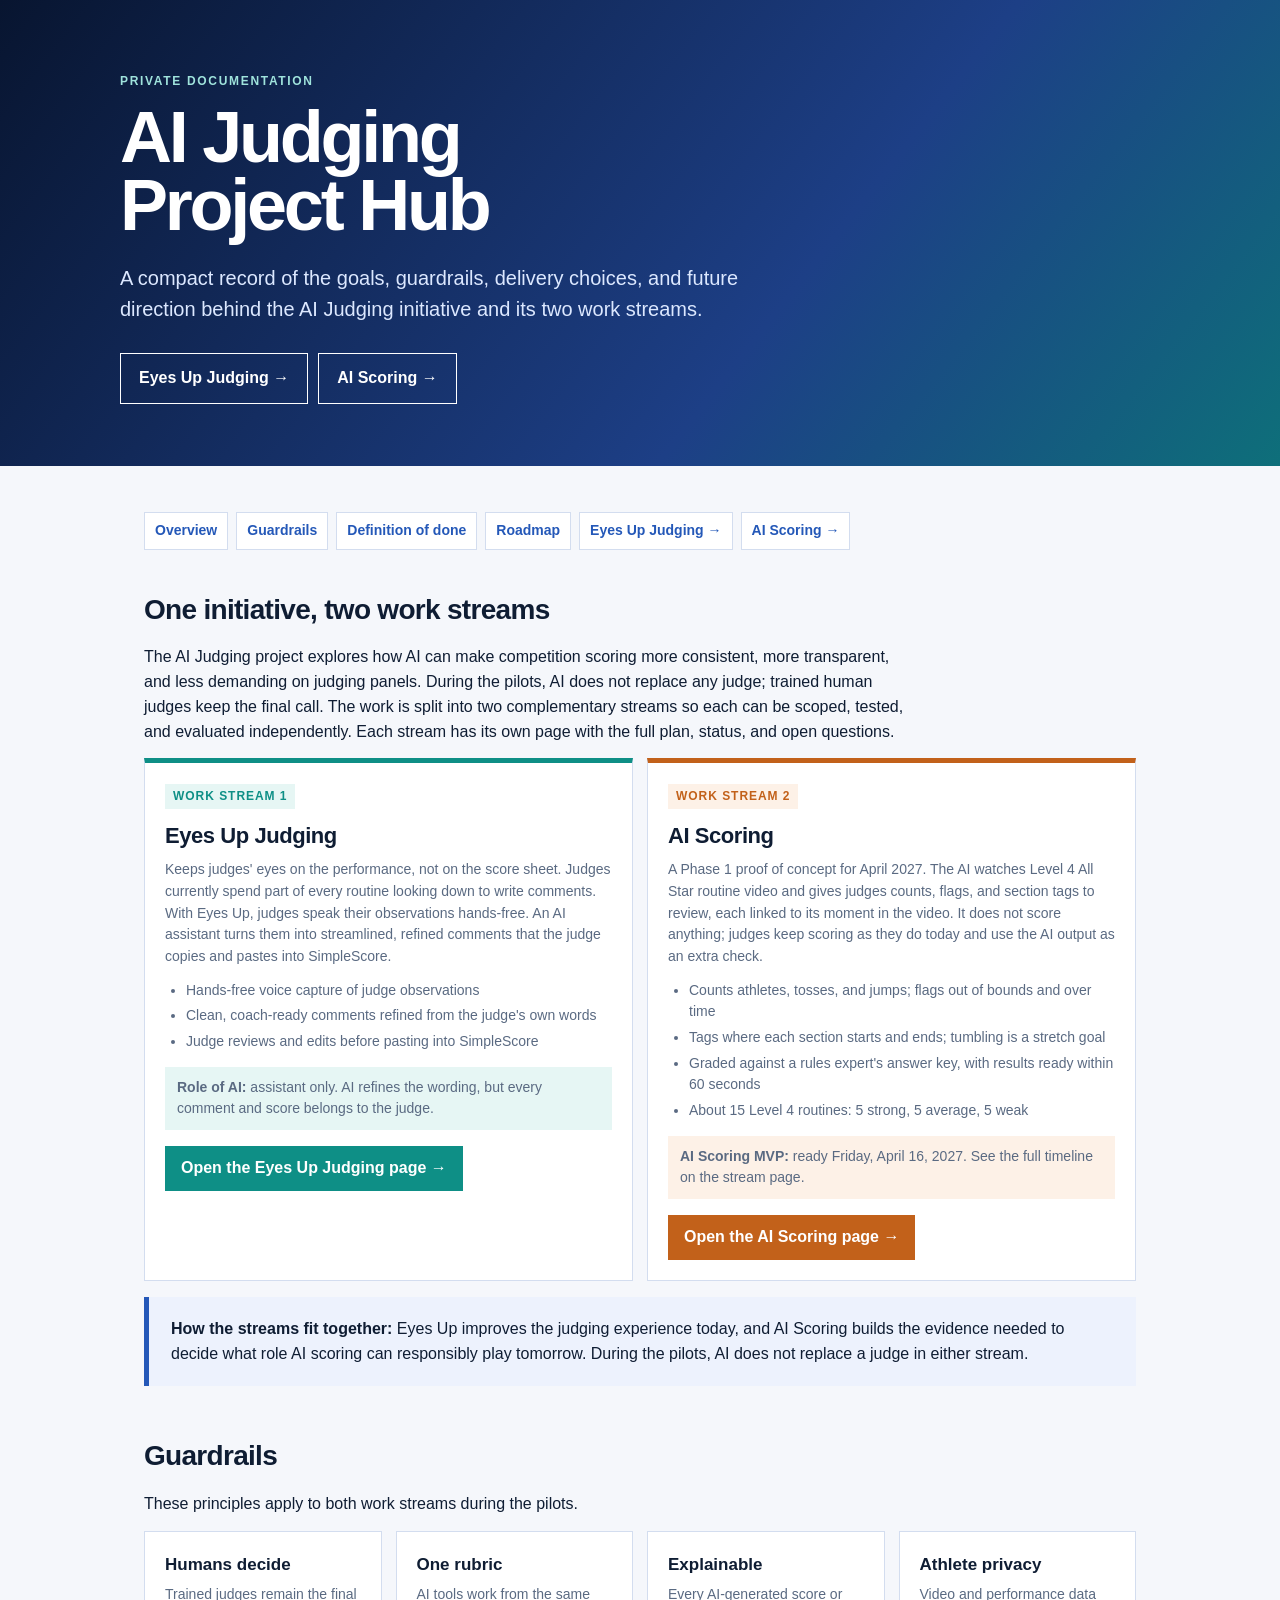
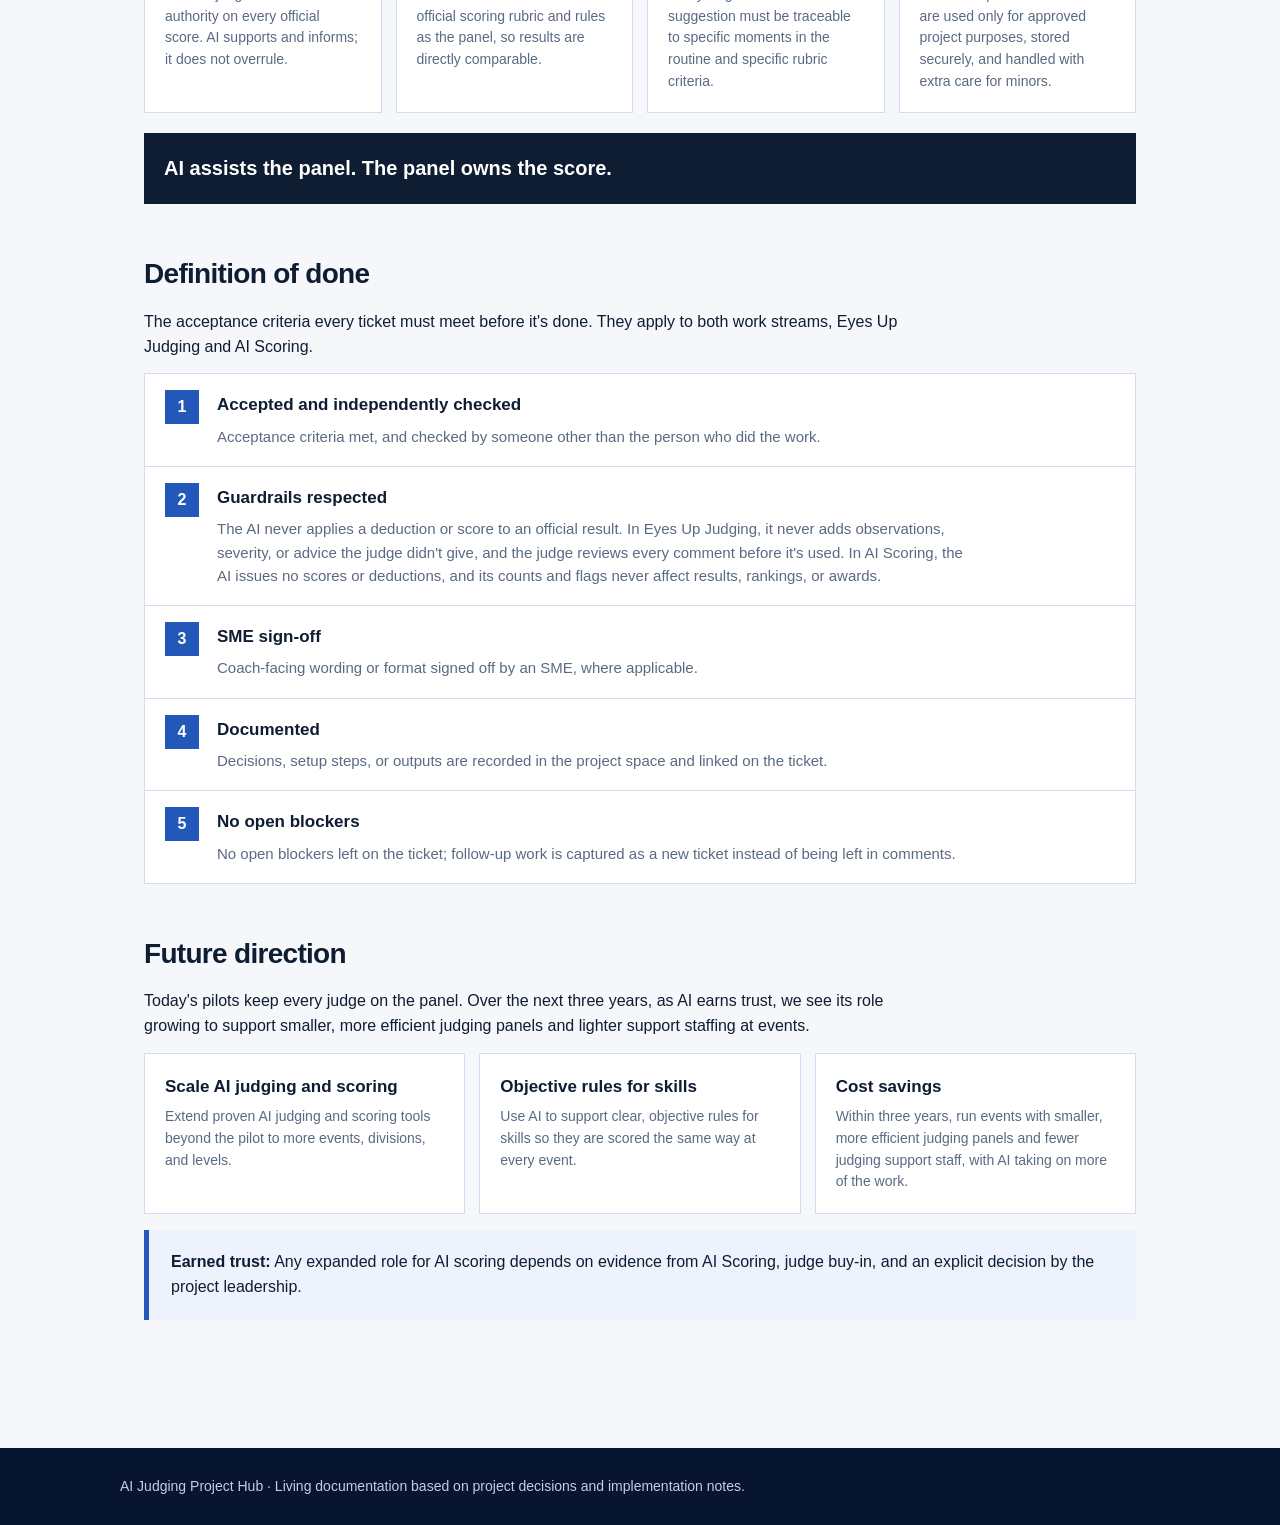
<file: index.html>
<!doctype html>
<html lang="en">
<head>
  <meta charset="utf-8">
  <meta name="viewport" content="width=device-width, initial-scale=1">
  <title>AI Judging | Project Hub</title>
  <meta name="description" content="Project hub for the AI Judging initiative: an overview of the Eyes Up Judging and AI Scoring work streams, shared guardrails, and future direction.">
  <meta property="og:title" content="AI Judging Project Hub">
  <meta property="og:description" content="Project hub for the AI Judging initiative: an overview of the Eyes Up Judging and AI Scoring work streams, shared guardrails, and future direction.">
  <meta name="robots" content="noindex">
  <link rel="stylesheet" href="/styles.css">
</head>
<body>
  <header>
    <div class="wrap">
      <p class="eyebrow">Private documentation</p>
      <h1>AI Judging<br>Project Hub</h1>
      <p class="intro">A compact record of the goals, guardrails, delivery choices, and future direction behind the AI Judging initiative and its two work streams.</p>
      <div class="streams">
        <a class="button" href="/eyes-up/">Eyes Up Judging →</a>
        <a class="button" href="/ai-scoring/">AI Scoring →</a>
      </div>
    </div>
  </header>
  <main class="wrap">
    <nav aria-label="Page sections">
      <a href="#overview">Overview</a><a href="#guardrails">Guardrails</a><a href="#done">Definition of done</a><a href="#roadmap">Roadmap</a><a href="/eyes-up/">Eyes Up Judging →</a><a href="/ai-scoring/">AI Scoring →</a>
    </nav>

    <section id="overview">
      <h2>One initiative, two work streams</h2>
      <p>The AI Judging project explores how AI can make competition scoring more consistent, more transparent, and less demanding on judging panels. During the pilots, AI does not replace any judge; trained human judges keep the final call. The work is split into two complementary streams so each can be scoped, tested, and evaluated independently. Each stream has its own page with the full plan, status, and open questions.</p>
      <div class="grid two">
        <article class="card stream eyes">
          <span class="tag">Work stream 1</span>
          <h3>Eyes Up Judging</h3>
          <p>Keeps judges' eyes on the performance, not on the score sheet. Judges currently spend part of every routine looking down to write comments. With Eyes Up, judges speak their observations hands-free. An AI assistant turns them into streamlined, refined comments that the judge copies and pastes into SimpleScore.</p>
          <ul>
            <li>Hands-free voice capture of judge observations</li>
            <li>Clean, coach-ready comments refined from the judge's own words</li>
            <li>Judge reviews and edits before pasting into SimpleScore</li>
          </ul>
          <p class="facts"><strong>Role of AI:</strong> assistant only. AI refines the wording, but every comment and score belongs to the judge.</p>
          <a class="open" href="/eyes-up/">Open the Eyes Up Judging page →</a>
        </article>
        <article class="card stream ride">
          <span class="tag">Work stream 2</span>
          <h3>AI Scoring</h3>
          <p>A Phase 1 proof of concept for April 2027. The AI watches Level 4 All Star routine video and gives judges counts, flags, and section tags to review, each linked to its moment in the video. It does not score anything; judges keep scoring as they do today and use the AI output as an extra check.</p>
          <ul>
            <li>Counts athletes, tosses, and jumps; flags out of bounds and over time</li>
            <li>Tags where each section starts and ends; tumbling is a stretch goal</li>
            <li>Graded against a rules expert's answer key, with results ready within 60 seconds</li>
            <li>About 15 Level 4 routines: 5 strong, 5 average, 5 weak</li>
          </ul>
          <p class="facts"><strong>AI Scoring MVP:</strong> ready Friday, April 16, 2027. See the full timeline on the stream page.</p>
          <a class="open" href="/ai-scoring/">Open the AI Scoring page →</a>
        </article>
      </div>
      <div class="callout"><strong>How the streams fit together:</strong> Eyes Up improves the judging experience today, and AI Scoring builds the evidence needed to decide what role AI scoring can responsibly play tomorrow. During the pilots, AI does not replace a judge in either stream.</div>
    </section>

    <section id="guardrails">
      <h2>Guardrails</h2>
      <p>These principles apply to both work streams during the pilots.</p>
      <div class="grid">
        <article class="card"><h3>Humans decide</h3><p>Trained judges remain the final authority on every official score. AI supports and informs; it does not overrule.</p></article>
        <article class="card"><h3>One rubric</h3><p>AI tools work from the same official scoring rubric and rules as the panel, so results are directly comparable.</p></article>
        <article class="card"><h3>Explainable</h3><p>Every AI-generated score or suggestion must be traceable to specific moments in the routine and specific rubric criteria.</p></article>
        <article class="card"><h3>Athlete privacy</h3><p>Video and performance data are used only for approved project purposes, stored securely, and handled with extra care for minors.</p></article>
      </div>
      <div class="rule">AI assists the panel. The panel owns the score.</div>
    </section>

    <section id="done">
      <h2>Definition of done</h2>
      <p>The acceptance criteria every ticket must meet before it's done. They apply to both work streams, Eyes Up Judging and AI Scoring.</p>
      <ol class="dod">
        <li><h3>Accepted and independently checked</h3><p>Acceptance criteria met, and checked by someone other than the person who did the work.</p></li>
        <li><h3>Guardrails respected</h3><p>The AI never applies a deduction or score to an official result. In Eyes Up Judging, it never adds observations, severity, or advice the judge didn't give, and the judge reviews every comment before it's used. In AI Scoring, the AI issues no scores or deductions, and its counts and flags never affect results, rankings, or awards.</p></li>
        <li><h3>SME sign-off</h3><p>Coach-facing wording or format signed off by an SME, where applicable.</p></li>
        <li><h3>Documented</h3><p>Decisions, setup steps, or outputs are recorded in the project space and linked on the ticket.</p></li>
        <li><h3>No open blockers</h3><p>No open blockers left on the ticket; follow-up work is captured as a new ticket instead of being left in comments.</p></li>
      </ol>
    </section>

    <section id="roadmap">
      <h2>Future direction</h2>
      <p>Today's pilots keep every judge on the panel. Over the next three years, as AI earns trust, we see its role growing to support smaller, more efficient judging panels and lighter support staffing at events.</p>
      <div class="grid">
        <article class="card"><h3>Scale AI judging and scoring</h3><p>Extend proven AI judging and scoring tools beyond the pilot to more events, divisions, and levels.</p></article>
        <article class="card"><h3>Objective rules for skills</h3><p>Use AI to support clear, objective rules for skills so they are scored the same way at every event.</p></article>
        <article class="card"><h3>Cost savings</h3><p>Within three years, run events with smaller, more efficient judging panels and fewer judging support staff, with AI taking on more of the work.</p></article>
      </div>
      <div class="callout"><strong>Earned trust:</strong> Any expanded role for AI scoring depends on evidence from AI Scoring, judge buy-in, and an explicit decision by the project leadership.</div>
    </section>
  </main>
  <footer><div class="wrap">AI Judging Project Hub · Living documentation based on project decisions and implementation notes.</div></footer>
</body>
</html>
</file>
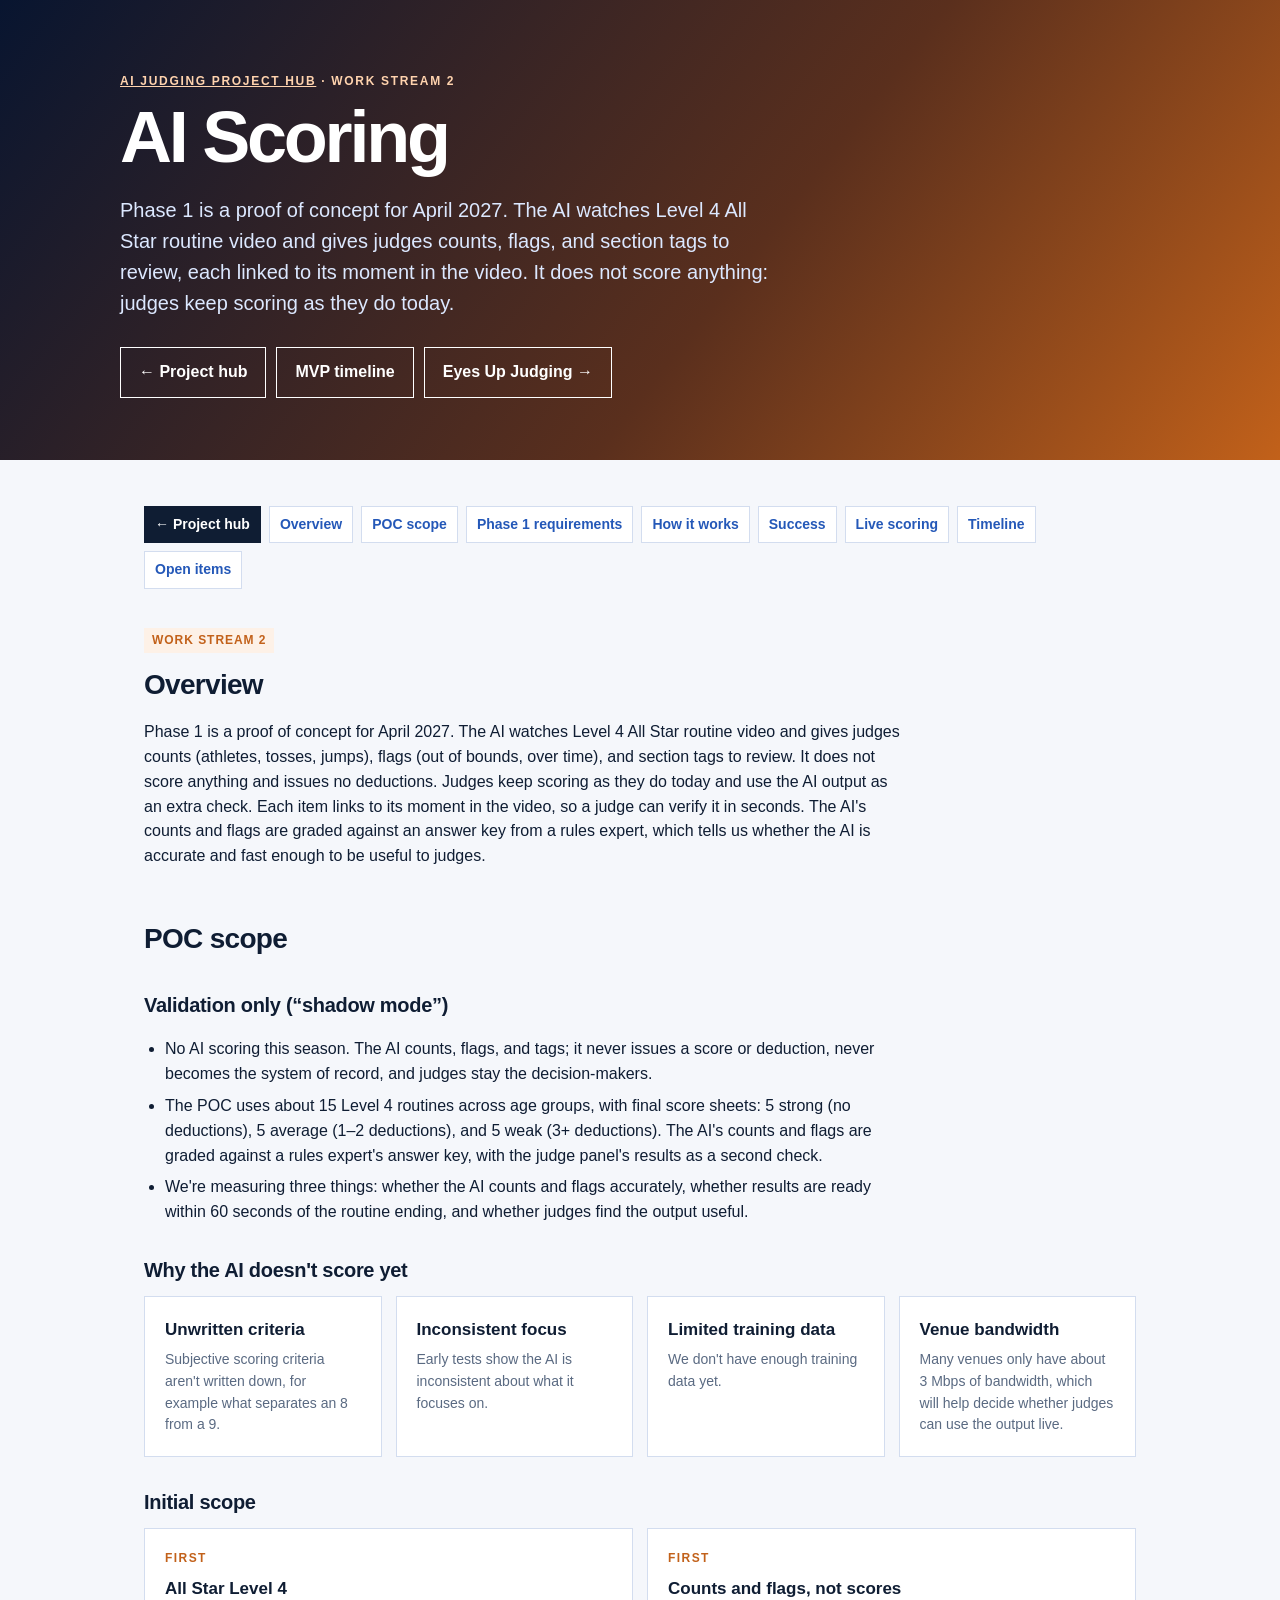
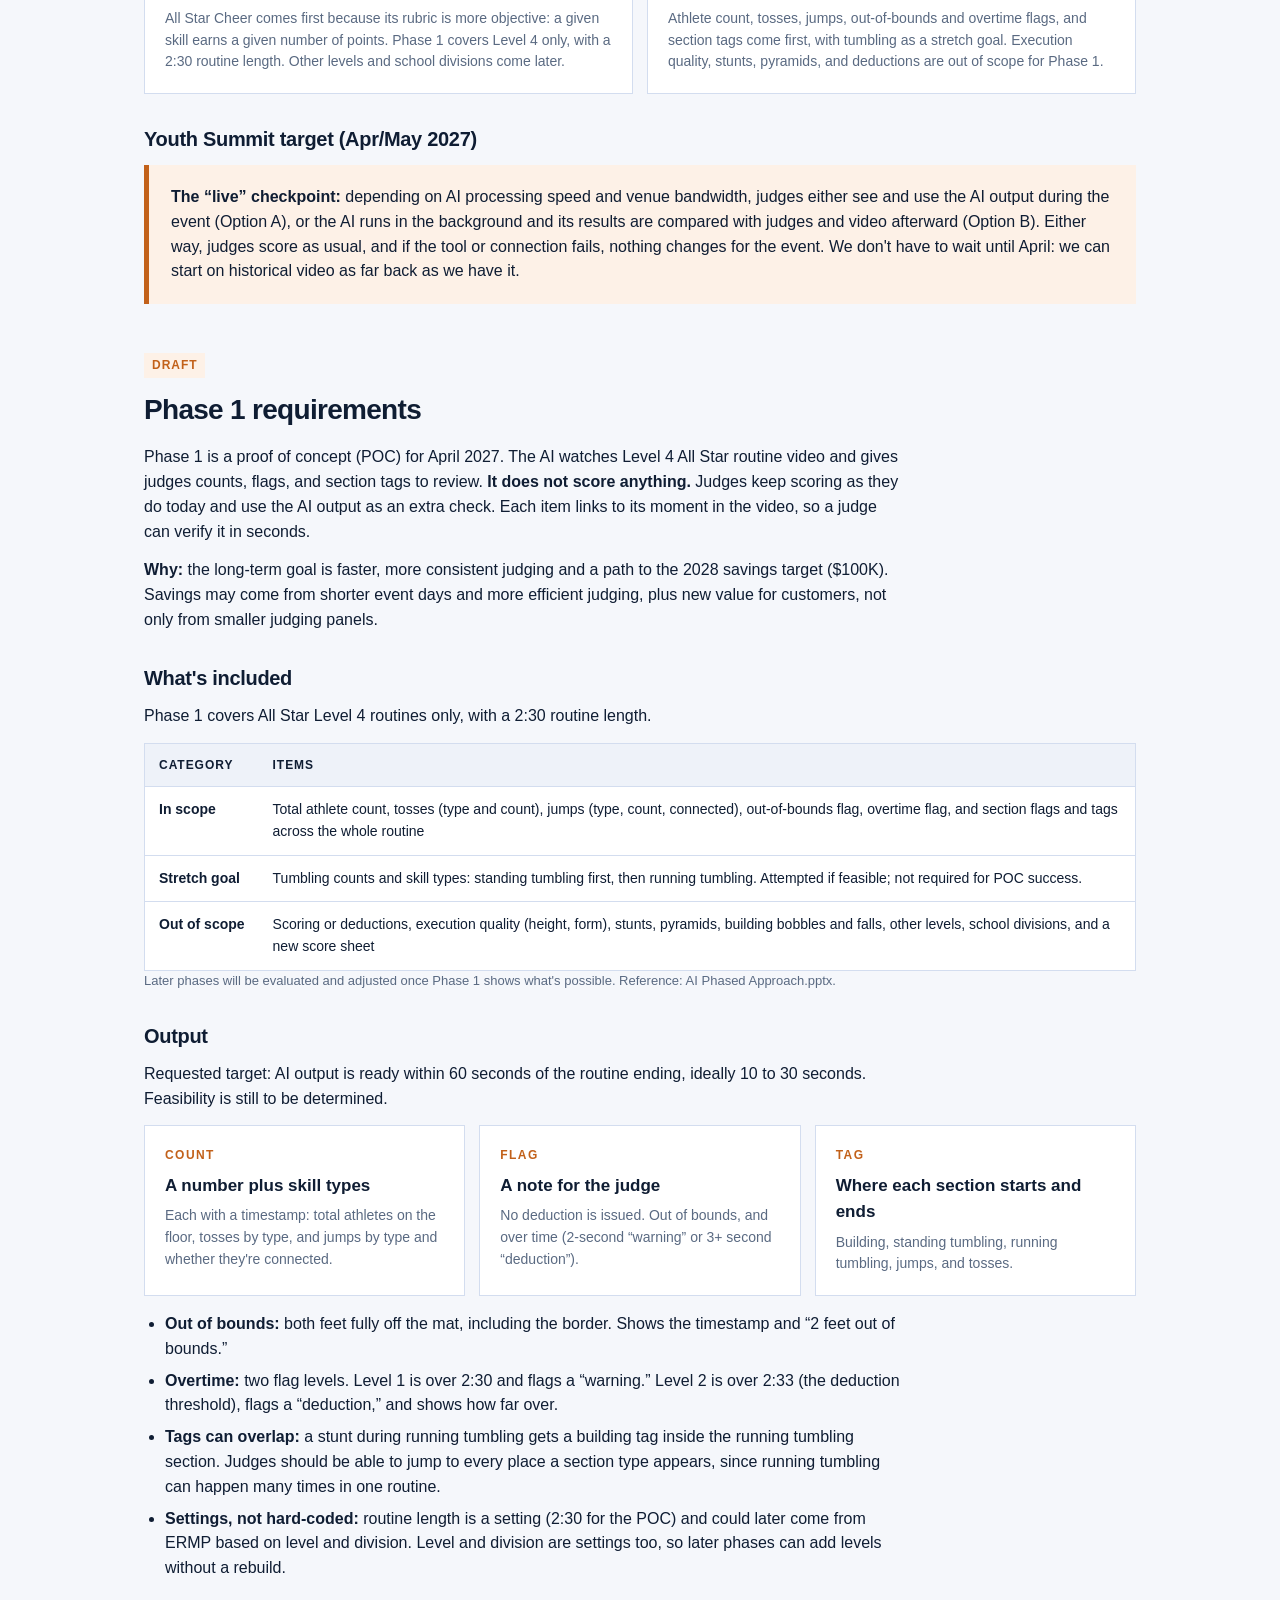
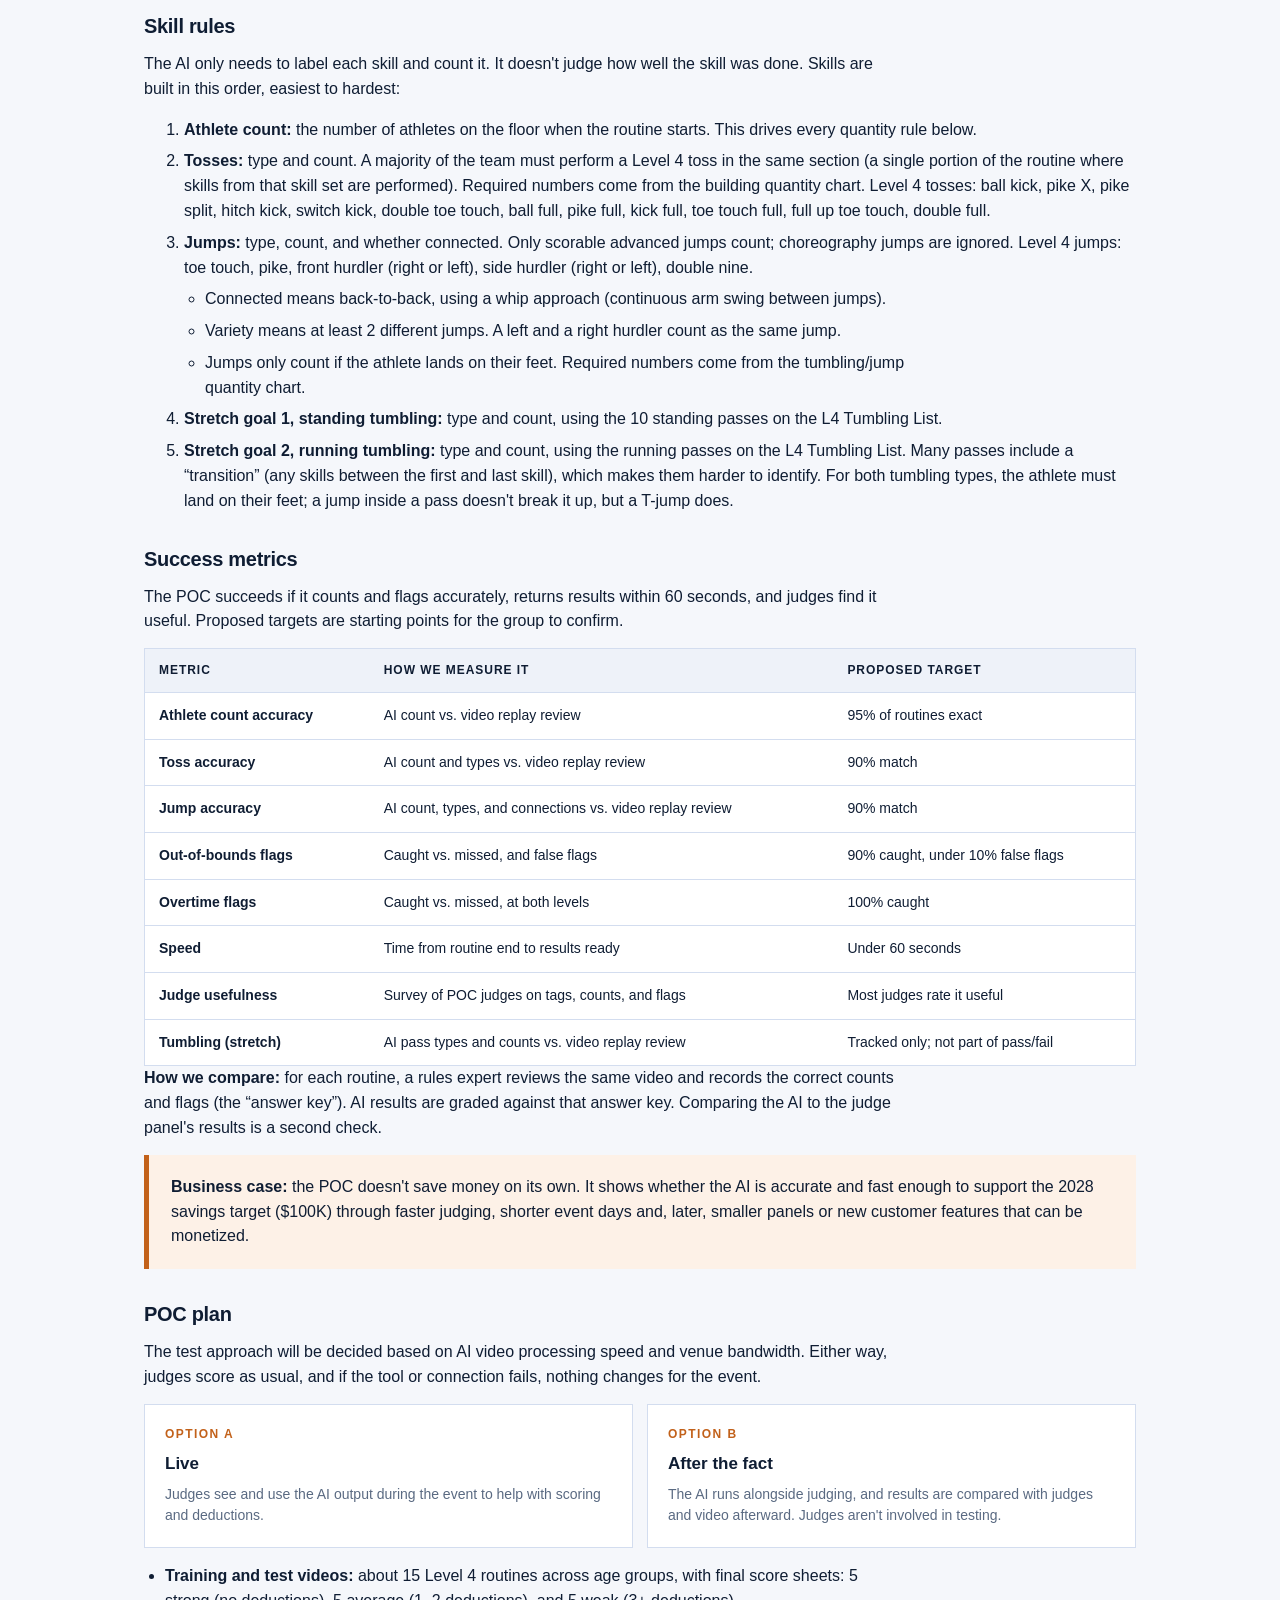
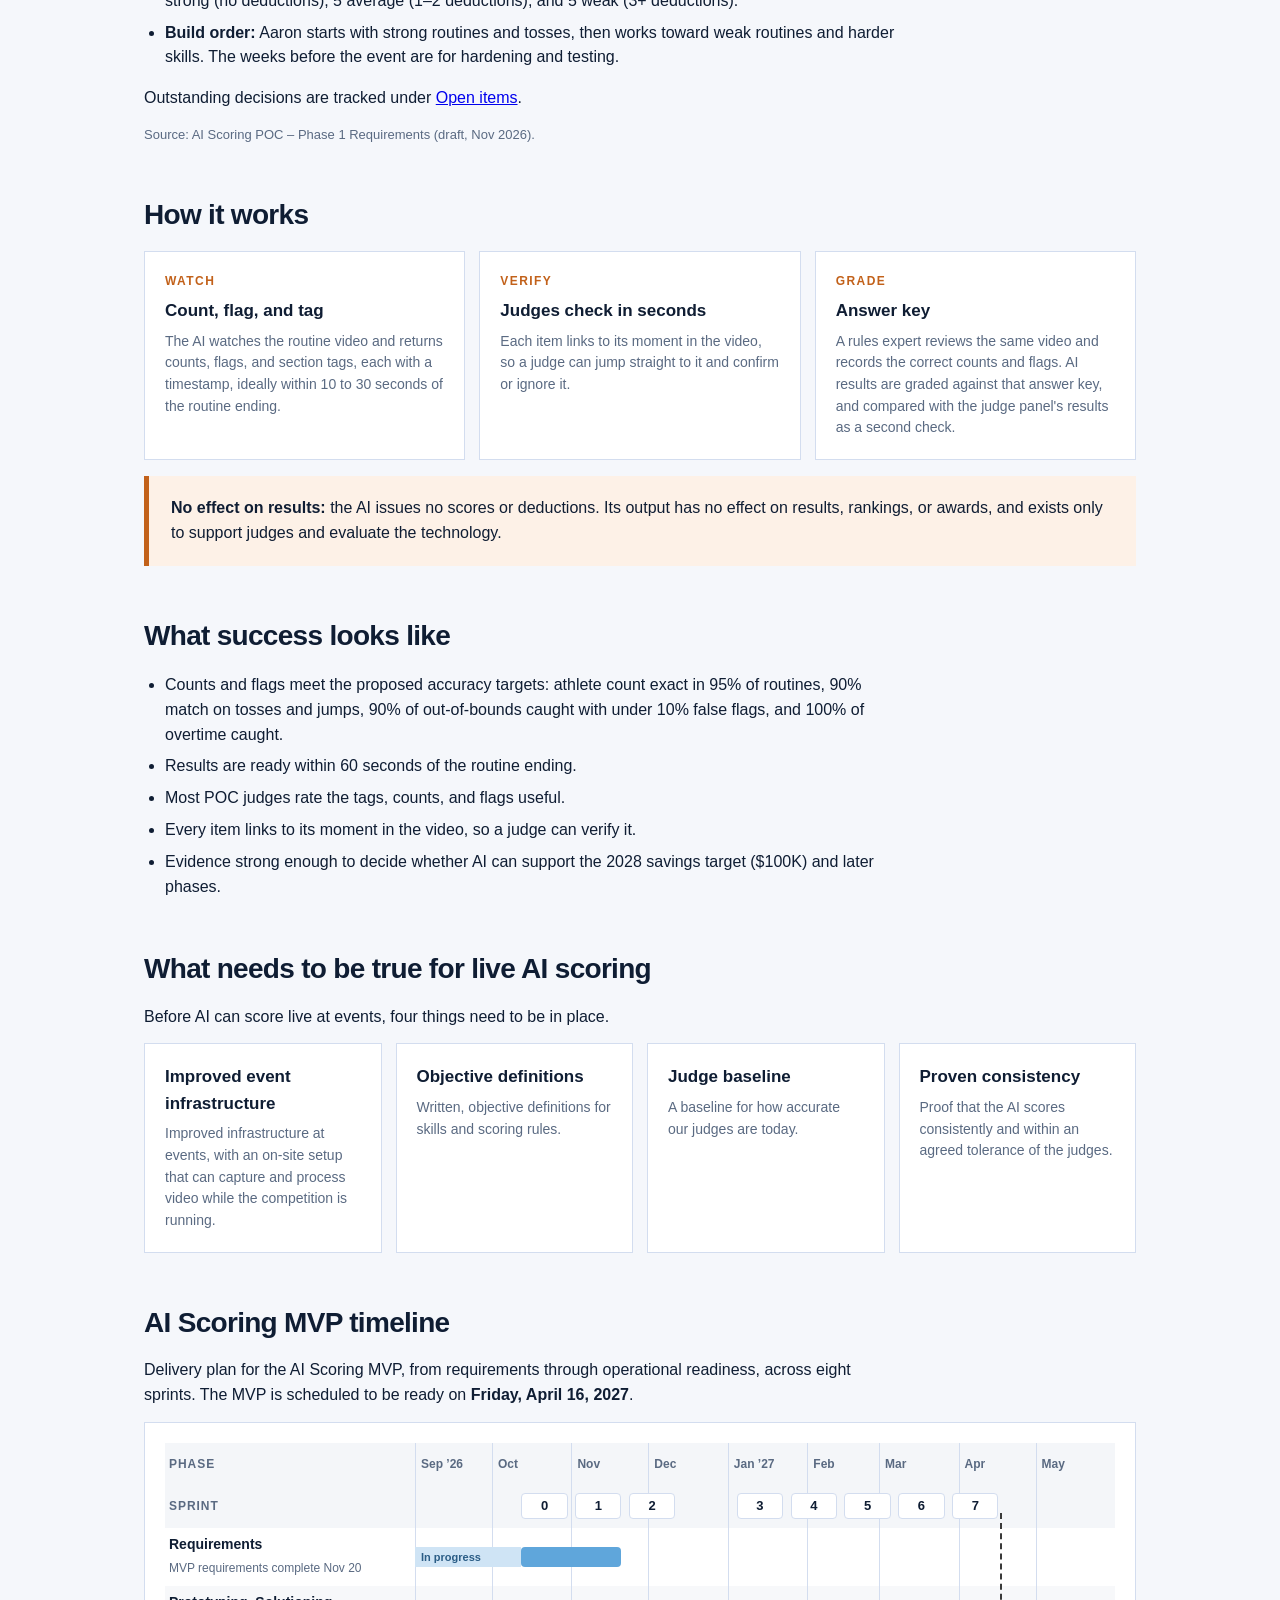
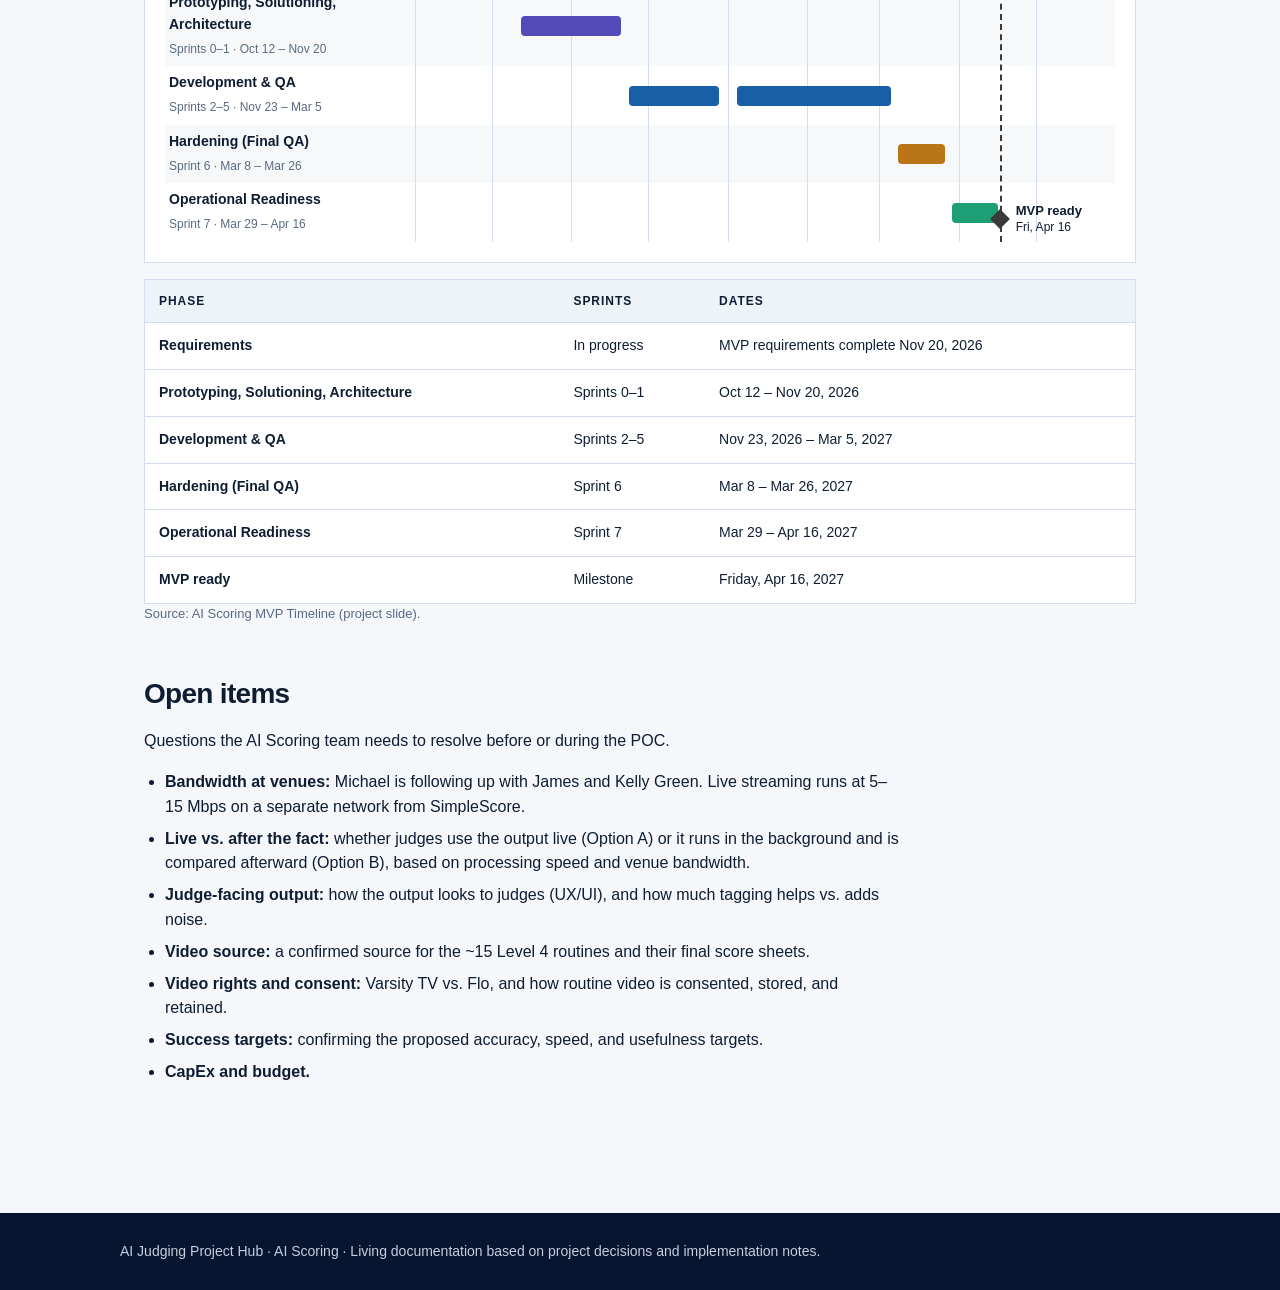
<file: ai-scoring/index.html>
<!doctype html>
<html lang="en">
<head>
  <meta charset="utf-8">
  <meta name="viewport" content="width=device-width, initial-scale=1">
  <title>AI Scoring | AI Judging Project Hub</title>
  <meta name="description" content="AI Scoring: in a Phase 1 proof of concept, AI watches Level 4 All Star routine video and gives judges counts, flags, and section tags to review. It does not score. Includes the AI Scoring MVP timeline.">
  <meta property="og:title" content="AI Scoring | AI Judging Project Hub">
  <meta property="og:description" content="AI Scoring: in a Phase 1 proof of concept, AI watches Level 4 All Star routine video and gives judges counts, flags, and section tags to review. It does not score. Includes the AI Scoring MVP timeline.">
  <meta name="robots" content="noindex">
  <link rel="stylesheet" href="/styles.css">
</head>
<body class="ride">
  <header class="ride">
    <div class="wrap">
      <p class="eyebrow"><a href="/">AI Judging Project Hub</a> · Work stream 2</p>
      <h1>AI Scoring</h1>
      <p class="intro">Phase 1 is a proof of concept for April 2027. The AI watches Level 4 All Star routine video and gives judges counts, flags, and section tags to review, each linked to its moment in the video. It does not score anything: judges keep scoring as they do today.</p>
      <div class="streams">
        <a class="button" href="/">← Project hub</a>
        <a class="button" href="#timeline">MVP timeline</a>
        <a class="button" href="/eyes-up/">Eyes Up Judging →</a>
      </div>
    </div>
  </header>
  <main class="wrap">
    <nav aria-label="Page sections">
      <a class="home" href="/">← Project hub</a><a href="#overview">Overview</a><a href="#scope">POC scope</a><a href="#requirements">Phase 1 requirements</a><a href="#how-it-works">How it works</a><a href="#success">Success</a><a href="#live">Live scoring</a><a href="#timeline">Timeline</a><a href="#decisions">Open items</a>
    </nav>

    <section id="overview">
      <span class="tag">Work stream 2</span>
      <h2>Overview</h2>
      <p>Phase 1 is a proof of concept for April 2027. The AI watches Level 4 All Star routine video and gives judges counts (athletes, tosses, jumps), flags (out of bounds, over time), and section tags to review. It does not score anything and issues no deductions. Judges keep scoring as they do today and use the AI output as an extra check. Each item links to its moment in the video, so a judge can verify it in seconds. The AI's counts and flags are graded against an answer key from a rules expert, which tells us whether the AI is accurate and fast enough to be useful to judges.</p>
    </section>

    <section id="scope">
      <h2>POC scope</h2>
      <h3 class="subhead">Validation only (“shadow mode”)</h3>
      <ul>
        <li>No AI scoring this season. The AI counts, flags, and tags; it never issues a score or deduction, never becomes the system of record, and judges stay the decision-makers.</li>
        <li>The POC uses about 15 Level 4 routines across age groups, with final score sheets: 5 strong (no deductions), 5 average (1–2 deductions), and 5 weak (3+ deductions). The AI's counts and flags are graded against a rules expert's answer key, with the judge panel's results as a second check.</li>
        <li>We're measuring three things: whether the AI counts and flags accurately, whether results are ready within 60 seconds of the routine ending, and whether judges find the output useful.</li>
      </ul>

      <h3 class="subhead">Why the AI doesn't score yet</h3>
      <div class="grid">
        <article class="card"><h3>Unwritten criteria</h3><p>Subjective scoring criteria aren't written down, for example what separates an 8 from a 9.</p></article>
        <article class="card"><h3>Inconsistent focus</h3><p>Early tests show the AI is inconsistent about what it focuses on.</p></article>
        <article class="card"><h3>Limited training data</h3><p>We don't have enough training data yet.</p></article>
        <article class="card"><h3>Venue bandwidth</h3><p>Many venues only have about 3 Mbps of bandwidth, which will help decide whether judges can use the output live.</p></article>
      </div>

      <h3 class="subhead">Initial scope</h3>
      <div class="grid two">
        <article class="card"><span class="step">First</span><h3>All Star Level 4</h3><p>All Star Cheer comes first because its rubric is more objective: a given skill earns a given number of points. Phase 1 covers Level 4 only, with a 2:30 routine length. Other levels and school divisions come later.</p></article>
        <article class="card"><span class="step">First</span><h3>Counts and flags, not scores</h3><p>Athlete count, tosses, jumps, out-of-bounds and overtime flags, and section tags come first, with tumbling as a stretch goal. Execution quality, stunts, pyramids, and deductions are out of scope for Phase 1.</p></article>
      </div>

      <h3 class="subhead">Youth Summit target (Apr/May 2027)</h3>
      <div class="callout"><strong>The “live” checkpoint:</strong> depending on AI processing speed and venue bandwidth, judges either see and use the AI output during the event (Option A), or the AI runs in the background and its results are compared with judges and video afterward (Option B). Either way, judges score as usual, and if the tool or connection fails, nothing changes for the event. We don't have to wait until April: we can start on historical video as far back as we have it.</div>
    </section>

    <section id="requirements">
      <span class="tag">Draft</span>
      <h2>Phase 1 requirements</h2>
      <p>Phase 1 is a proof of concept (POC) for April 2027. The AI watches Level 4 All Star routine video and gives judges counts, flags, and section tags to review. <strong>It does not score anything.</strong> Judges keep scoring as they do today and use the AI output as an extra check. Each item links to its moment in the video, so a judge can verify it in seconds.</p>
      <p><strong>Why:</strong> the long-term goal is faster, more consistent judging and a path to the 2028 savings target ($100K). Savings may come from shorter event days and more efficient judging, plus new value for customers, not only from smaller judging panels.</p>

      <h3 class="subhead">What's included</h3>
      <p>Phase 1 covers All Star Level 4 routines only, with a 2:30 routine length.</p>
      <div class="table-scroll">
        <table>
          <thead><tr><th>Category</th><th>Items</th></tr></thead>
          <tbody>
            <tr><td>In scope</td><td>Total athlete count, tosses (type and count), jumps (type, count, connected), out-of-bounds flag, overtime flag, and section flags and tags across the whole routine</td></tr>
            <tr><td>Stretch goal</td><td>Tumbling counts and skill types: standing tumbling first, then running tumbling. Attempted if feasible; not required for POC success.</td></tr>
            <tr><td>Out of scope</td><td>Scoring or deductions, execution quality (height, form), stunts, pyramids, building bobbles and falls, other levels, school divisions, and a new score sheet</td></tr>
          </tbody>
        </table>
      </div>
      <p class="source">Later phases will be evaluated and adjusted once Phase 1 shows what's possible. Reference: AI Phased Approach.pptx.</p>

      <h3 class="subhead">Output</h3>
      <p>Requested target: AI output is ready within 60 seconds of the routine ending, ideally 10 to 30 seconds. Feasibility is still to be determined.</p>
      <div class="grid">
        <article class="card"><span class="step">Count</span><h3>A number plus skill types</h3><p>Each with a timestamp: total athletes on the floor, tosses by type, and jumps by type and whether they're connected.</p></article>
        <article class="card"><span class="step">Flag</span><h3>A note for the judge</h3><p>No deduction is issued. Out of bounds, and over time (2-second “warning” or 3+ second “deduction”).</p></article>
        <article class="card"><span class="step">Tag</span><h3>Where each section starts and ends</h3><p>Building, standing tumbling, running tumbling, jumps, and tosses.</p></article>
      </div>
      <ul>
        <li><strong>Out of bounds:</strong> both feet fully off the mat, including the border. Shows the timestamp and “2 feet out of bounds.”</li>
        <li><strong>Overtime:</strong> two flag levels. Level 1 is over 2:30 and flags a “warning.” Level 2 is over 2:33 (the deduction threshold), flags a “deduction,” and shows how far over.</li>
        <li><strong>Tags can overlap:</strong> a stunt during running tumbling gets a building tag inside the running tumbling section. Judges should be able to jump to every place a section type appears, since running tumbling can happen many times in one routine.</li>
        <li><strong>Settings, not hard-coded:</strong> routine length is a setting (2:30 for the POC) and could later come from ERMP based on level and division. Level and division are settings too, so later phases can add levels without a rebuild.</li>
      </ul>

      <h3 class="subhead">Skill rules</h3>
      <p>The AI only needs to label each skill and count it. It doesn't judge how well the skill was done. Skills are built in this order, easiest to hardest:</p>
      <ol>
        <li><strong>Athlete count:</strong> the number of athletes on the floor when the routine starts. This drives every quantity rule below.</li>
        <li><strong>Tosses:</strong> type and count. A majority of the team must perform a Level 4 toss in the same section (a single portion of the routine where skills from that skill set are performed). Required numbers come from the building quantity chart. Level 4 tosses: ball kick, pike X, pike split, hitch kick, switch kick, double toe touch, ball full, pike full, kick full, toe touch full, full up toe touch, double full.</li>
        <li><strong>Jumps:</strong> type, count, and whether connected. Only scorable advanced jumps count; choreography jumps are ignored. Level 4 jumps: toe touch, pike, front hurdler (right or left), side hurdler (right or left), double nine.
          <ul>
            <li>Connected means back-to-back, using a whip approach (continuous arm swing between jumps).</li>
            <li>Variety means at least 2 different jumps. A left and a right hurdler count as the same jump.</li>
            <li>Jumps only count if the athlete lands on their feet. Required numbers come from the tumbling/jump quantity chart.</li>
          </ul>
        </li>
        <li><strong>Stretch goal 1, standing tumbling:</strong> type and count, using the 10 standing passes on the L4 Tumbling List.</li>
        <li><strong>Stretch goal 2, running tumbling:</strong> type and count, using the running passes on the L4 Tumbling List. Many passes include a “transition” (any skills between the first and last skill), which makes them harder to identify. For both tumbling types, the athlete must land on their feet; a jump inside a pass doesn't break it up, but a T-jump does.</li>
      </ol>

      <h3 class="subhead">Success metrics</h3>
      <p>The POC succeeds if it counts and flags accurately, returns results within 60 seconds, and judges find it useful. Proposed targets are starting points for the group to confirm.</p>
      <div class="table-scroll">
        <table>
          <thead><tr><th>Metric</th><th>How we measure it</th><th>Proposed target</th></tr></thead>
          <tbody>
            <tr><td>Athlete count accuracy</td><td>AI count vs. video replay review</td><td>95% of routines exact</td></tr>
            <tr><td>Toss accuracy</td><td>AI count and types vs. video replay review</td><td>90% match</td></tr>
            <tr><td>Jump accuracy</td><td>AI count, types, and connections vs. video replay review</td><td>90% match</td></tr>
            <tr><td>Out-of-bounds flags</td><td>Caught vs. missed, and false flags</td><td>90% caught, under 10% false flags</td></tr>
            <tr><td>Overtime flags</td><td>Caught vs. missed, at both levels</td><td>100% caught</td></tr>
            <tr><td>Speed</td><td>Time from routine end to results ready</td><td>Under 60 seconds</td></tr>
            <tr><td>Judge usefulness</td><td>Survey of POC judges on tags, counts, and flags</td><td>Most judges rate it useful</td></tr>
            <tr><td>Tumbling (stretch)</td><td>AI pass types and counts vs. video replay review</td><td>Tracked only; not part of pass/fail</td></tr>
          </tbody>
        </table>
      </div>
      <p><strong>How we compare:</strong> for each routine, a rules expert reviews the same video and records the correct counts and flags (the “answer key”). AI results are graded against that answer key. Comparing the AI to the judge panel's results is a second check.</p>
      <div class="callout"><strong>Business case:</strong> the POC doesn't save money on its own. It shows whether the AI is accurate and fast enough to support the 2028 savings target ($100K) through faster judging, shorter event days and, later, smaller panels or new customer features that can be monetized.</div>

      <h3 class="subhead">POC plan</h3>
      <p>The test approach will be decided based on AI video processing speed and venue bandwidth. Either way, judges score as usual, and if the tool or connection fails, nothing changes for the event.</p>
      <div class="grid two">
        <article class="card"><span class="step">Option A</span><h3>Live</h3><p>Judges see and use the AI output during the event to help with scoring and deductions.</p></article>
        <article class="card"><span class="step">Option B</span><h3>After the fact</h3><p>The AI runs alongside judging, and results are compared with judges and video afterward. Judges aren't involved in testing.</p></article>
      </div>
      <ul>
        <li><strong>Training and test videos:</strong> about 15 Level 4 routines across age groups, with final score sheets: 5 strong (no deductions), 5 average (1–2 deductions), and 5 weak (3+ deductions).</li>
        <li><strong>Build order:</strong> Aaron starts with strong routines and tosses, then works toward weak routines and harder skills. The weeks before the event are for hardening and testing.</li>
      </ul>

      <p>Outstanding decisions are tracked under <a href="#decisions">Open items</a>.</p>
      <p class="source">Source: AI Scoring POC – Phase 1 Requirements (draft, Nov 2026).</p>
    </section>

    <section id="how-it-works">
      <h2>How it works</h2>
      <div class="grid">
        <article class="card"><span class="step">Watch</span><h3>Count, flag, and tag</h3><p>The AI watches the routine video and returns counts, flags, and section tags, each with a timestamp, ideally within 10 to 30 seconds of the routine ending.</p></article>
        <article class="card"><span class="step">Verify</span><h3>Judges check in seconds</h3><p>Each item links to its moment in the video, so a judge can jump straight to it and confirm or ignore it.</p></article>
        <article class="card"><span class="step">Grade</span><h3>Answer key</h3><p>A rules expert reviews the same video and records the correct counts and flags. AI results are graded against that answer key, and compared with the judge panel's results as a second check.</p></article>
      </div>
      <div class="callout"><strong>No effect on results:</strong> the AI issues no scores or deductions. Its output has no effect on results, rankings, or awards, and exists only to support judges and evaluate the technology.</div>
    </section>

    <section id="success">
      <h2>What success looks like</h2>
      <ul>
        <li>Counts and flags meet the proposed accuracy targets: athlete count exact in 95% of routines, 90% match on tosses and jumps, 90% of out-of-bounds caught with under 10% false flags, and 100% of overtime caught.</li>
        <li>Results are ready within 60 seconds of the routine ending.</li>
        <li>Most POC judges rate the tags, counts, and flags useful.</li>
        <li>Every item links to its moment in the video, so a judge can verify it.</li>
        <li>Evidence strong enough to decide whether AI can support the 2028 savings target ($100K) and later phases.</li>
      </ul>
    </section>

    <section id="live">
      <h2>What needs to be true for live AI scoring</h2>
      <p>Before AI can score live at events, four things need to be in place.</p>
      <div class="grid">
        <article class="card"><h3>Improved event infrastructure</h3><p>Improved infrastructure at events, with an on-site setup that can capture and process video while the competition is running.</p></article>
        <article class="card"><h3>Objective definitions</h3><p>Written, objective definitions for skills and scoring rules.</p></article>
        <article class="card"><h3>Judge baseline</h3><p>A baseline for how accurate our judges are today.</p></article>
        <article class="card"><h3>Proven consistency</h3><p>Proof that the AI scores consistently and within an agreed tolerance of the judges.</p></article>
      </div>
    </section>

    <section id="timeline">
      <h2>AI Scoring MVP timeline</h2>
      <p>Delivery plan for the AI Scoring MVP, from requirements through operational readiness, across eight sprints. The MVP is scheduled to be ready on <strong>Friday, April 16, 2027</strong>.</p>
      <div class="timeline">
        <div class="tl" aria-hidden="true">
          <div class="tl-grid"><span></span><span></span><span></span><span></span><span></span><span></span><span></span><span></span><span></span></div>
          <div class="tl-row tl-head">
            <div class="tl-label">Phase</div>
            <div class="tl-months"><span>Sep ’26</span><span>Oct</span><span>Nov</span><span>Dec</span><span>Jan ’27</span><span>Feb</span><span>Mar</span><span>Apr</span><span>May</span></div>
          </div>
          <div class="tl-row tl-head">
            <div class="tl-label">Sprint</div>
            <div class="tl-track">
              <span class="tl-sprint" style="left:15.2%;width:6.61%">0</span>
              <span class="tl-sprint" style="left:22.89%;width:6.61%">1</span>
              <span class="tl-sprint" style="left:30.58%;width:6.61%">2</span>
              <span class="tl-sprint" style="left:45.96%;width:6.61%">3</span>
              <span class="tl-sprint" style="left:53.66%;width:6.61%">4</span>
              <span class="tl-sprint" style="left:61.35%;width:6.61%">5</span>
              <span class="tl-sprint" style="left:69.04%;width:6.61%">6</span>
              <span class="tl-sprint" style="left:76.73%;width:6.61%">7</span>
            </div>
          </div>
          <div class="tl-row">
            <div class="tl-label"><strong>Requirements</strong><span>MVP requirements complete Nov 20</span></div>
            <div class="tl-track">
              <span class="tl-bar lead" style="left:0;width:15.2%">In progress</span>
              <span class="tl-bar req" style="left:15.2%;width:14.3%"></span>
            </div>
          </div>
          <div class="tl-row band">
            <div class="tl-label"><strong>Prototyping, Solutioning, Architecture</strong><span>Sprints 0–1 · Oct 12 – Nov 20</span></div>
            <div class="tl-track"><span class="tl-bar proto" style="left:15.2%;width:14.3%"></span></div>
          </div>
          <div class="tl-row">
            <div class="tl-label"><strong>Development &amp; QA</strong><span>Sprints 2–5 · Nov 23 – Mar 5</span></div>
            <div class="tl-track">
              <span class="tl-bar dev" style="left:30.58%;width:12.83%"></span>
              <span class="tl-bar dev" style="left:45.96%;width:21.99%"></span>
            </div>
          </div>
          <div class="tl-row band">
            <div class="tl-label"><strong>Hardening (Final QA)</strong><span>Sprint 6 · Mar 8 – Mar 26</span></div>
            <div class="tl-track"><span class="tl-bar hard" style="left:69.04%;width:6.61%"></span></div>
          </div>
          <div class="tl-row">
            <div class="tl-label"><strong>Operational Readiness</strong><span>Sprint 7 · Mar 29 – Apr 16</span></div>
            <div class="tl-track"><span class="tl-bar ops" style="left:76.73%;width:6.61%"></span></div>
          </div>
          <div class="tl-mvp"><span><strong>MVP ready</strong>Fri, Apr 16</span></div>
        </div>
      </div>
      <div class="table-scroll">
        <table>
          <thead><tr><th>Phase</th><th>Sprints</th><th>Dates</th></tr></thead>
          <tbody>
            <tr><td>Requirements</td><td>In progress</td><td>MVP requirements complete Nov 20, 2026</td></tr>
            <tr><td>Prototyping, Solutioning, Architecture</td><td>Sprints 0–1</td><td>Oct 12 – Nov 20, 2026</td></tr>
            <tr><td>Development &amp; QA</td><td>Sprints 2–5</td><td>Nov 23, 2026 – Mar 5, 2027</td></tr>
            <tr><td>Hardening (Final QA)</td><td>Sprint 6</td><td>Mar 8 – Mar 26, 2027</td></tr>
            <tr><td>Operational Readiness</td><td>Sprint 7</td><td>Mar 29 – Apr 16, 2027</td></tr>
            <tr><td>MVP ready</td><td>Milestone</td><td>Friday, Apr 16, 2027</td></tr>
          </tbody>
        </table>
      </div>
      <p class="source">Source: AI Scoring MVP Timeline (project slide).</p>
    </section>

    <section id="decisions">
      <h2>Open items</h2>
      <p>Questions the AI Scoring team needs to resolve before or during the POC.</p>
      <ul>
        <li><strong>Bandwidth at venues:</strong> Michael is following up with James and Kelly Green. Live streaming runs at 5–15 Mbps on a separate network from SimpleScore.</li>
        <li><strong>Live vs. after the fact:</strong> whether judges use the output live (Option A) or it runs in the background and is compared afterward (Option B), based on processing speed and venue bandwidth.</li>
        <li><strong>Judge-facing output:</strong> how the output looks to judges (UX/UI), and how much tagging helps vs. adds noise.</li>
        <li><strong>Video source:</strong> a confirmed source for the ~15 Level 4 routines and their final score sheets.</li>
        <li><strong>Video rights and consent:</strong> Varsity TV vs. Flo, and how routine video is consented, stored, and retained.</li>
        <li><strong>Success targets:</strong> confirming the proposed accuracy, speed, and usefulness targets.</li>
        <li><strong>CapEx and budget.</strong></li>
      </ul>
    </section>
  </main>
  <footer><div class="wrap">AI Judging Project Hub · AI Scoring · Living documentation based on project decisions and implementation notes.</div></footer>
</body>
</html>
</file>
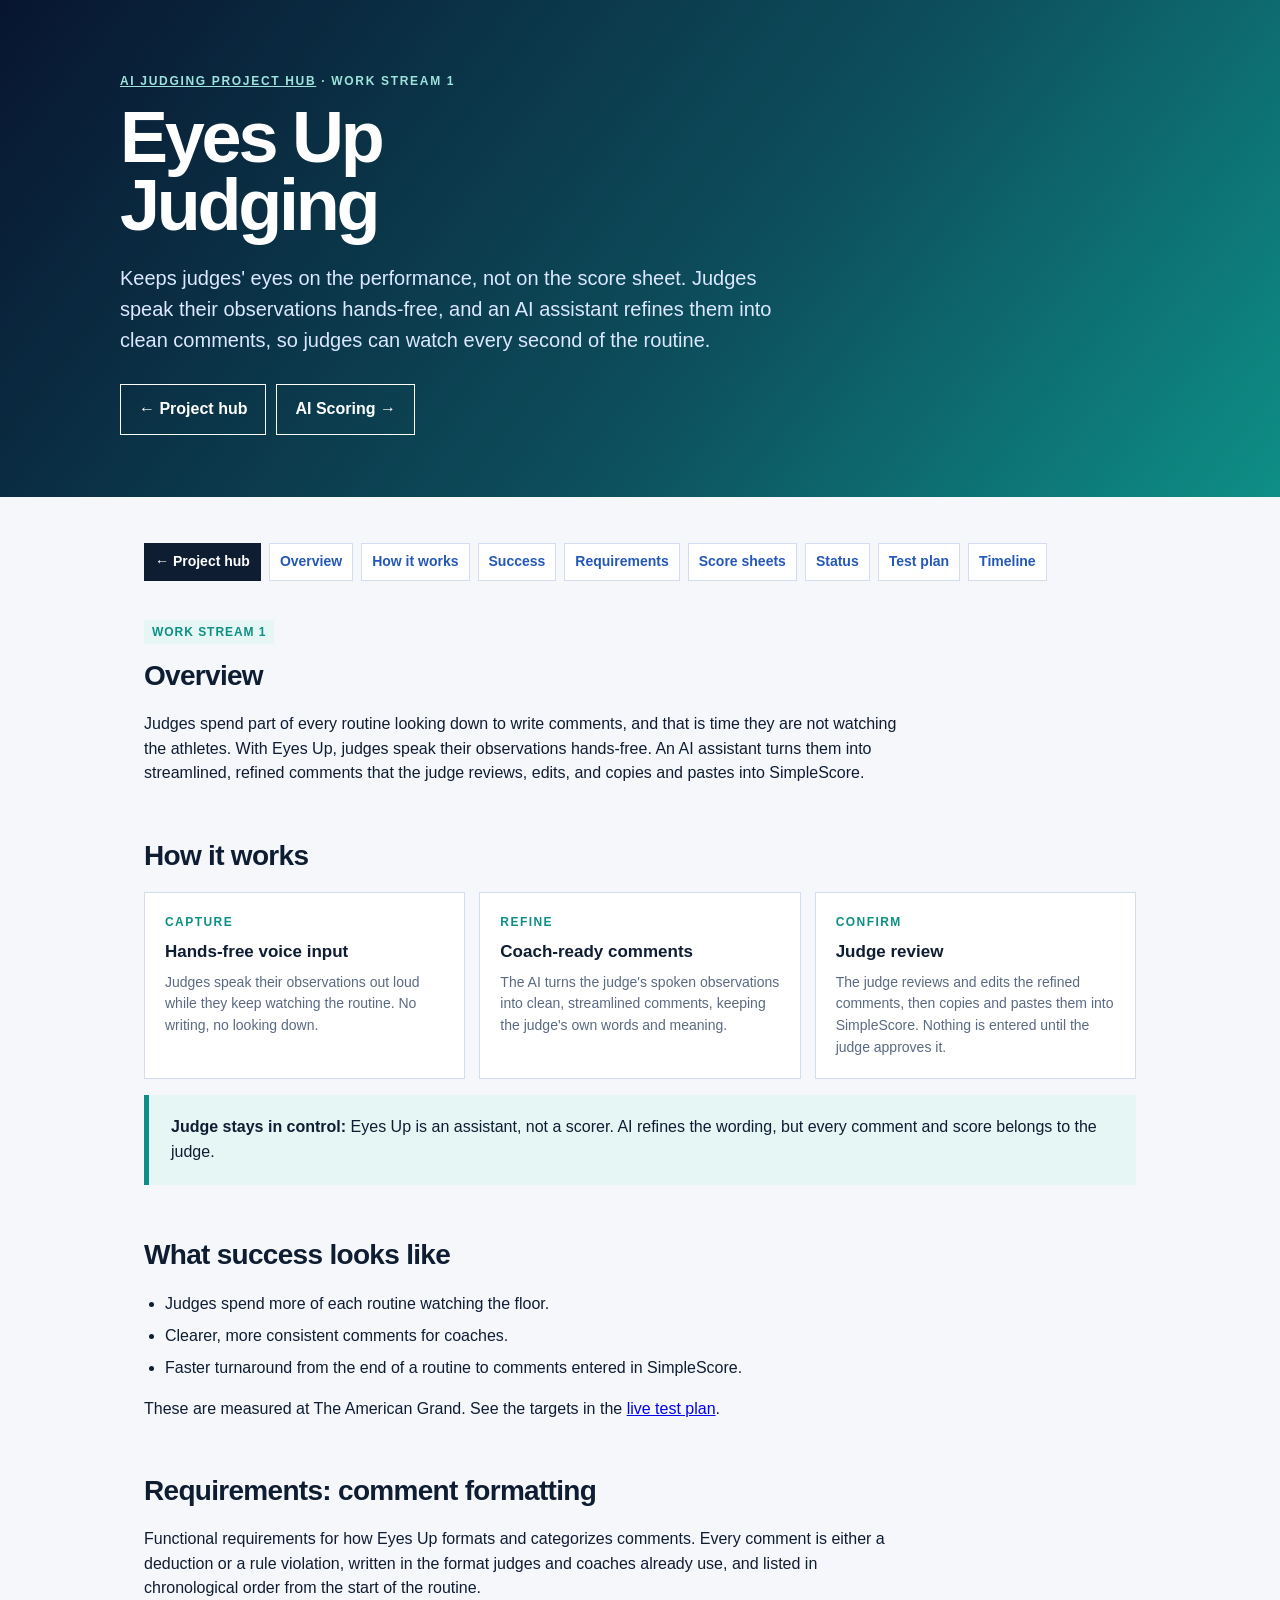
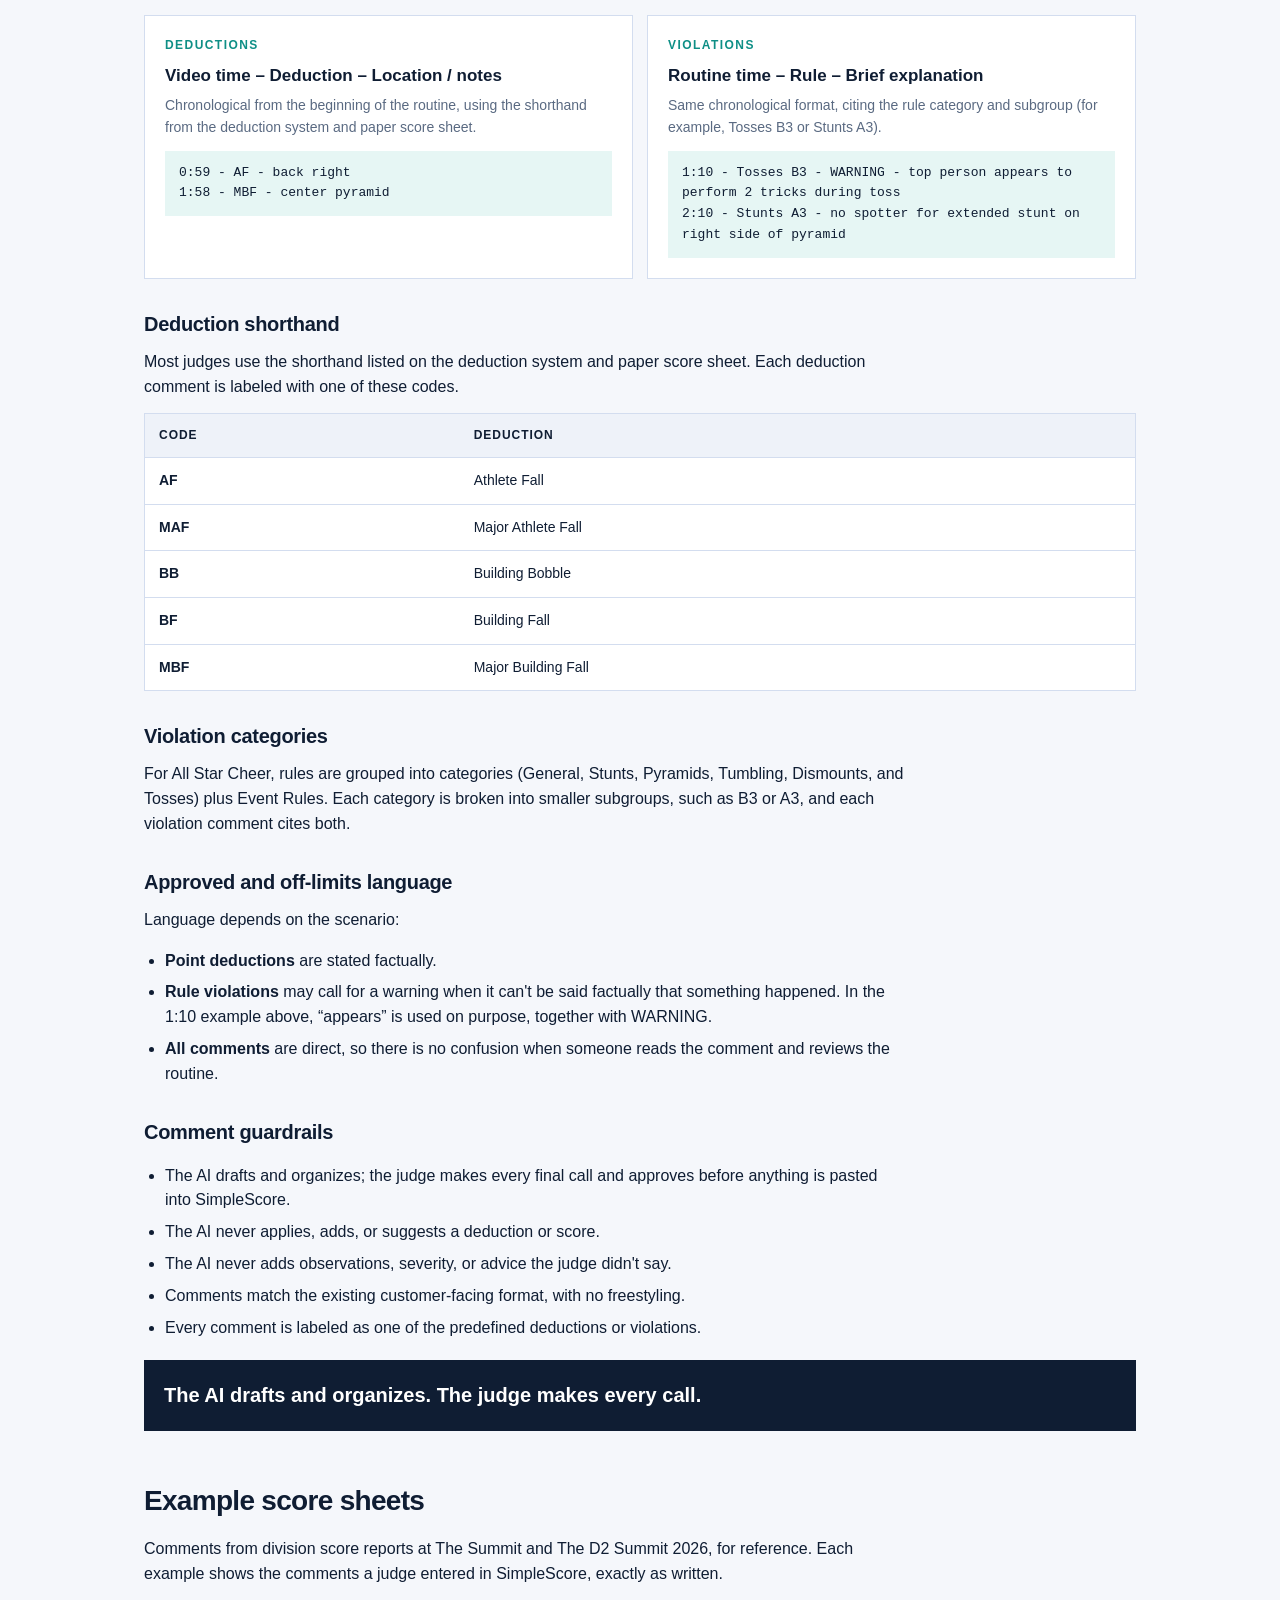
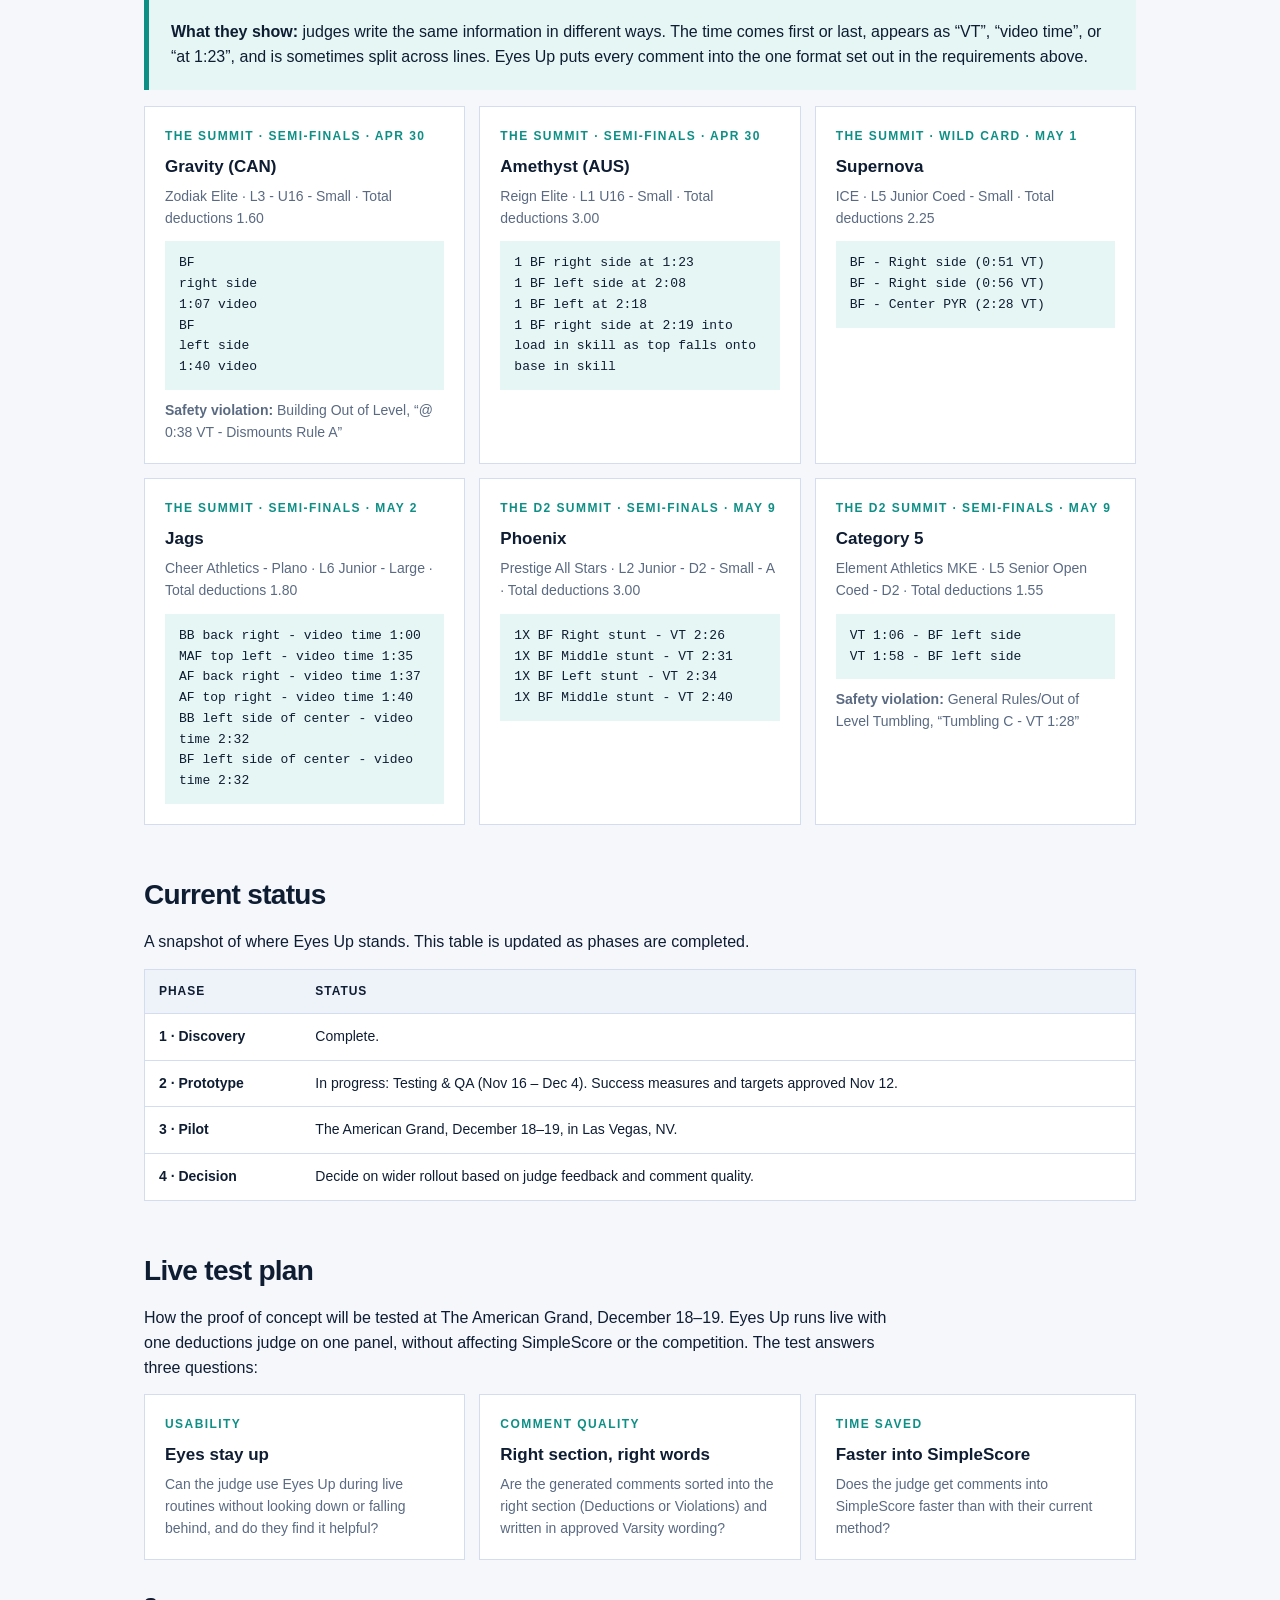
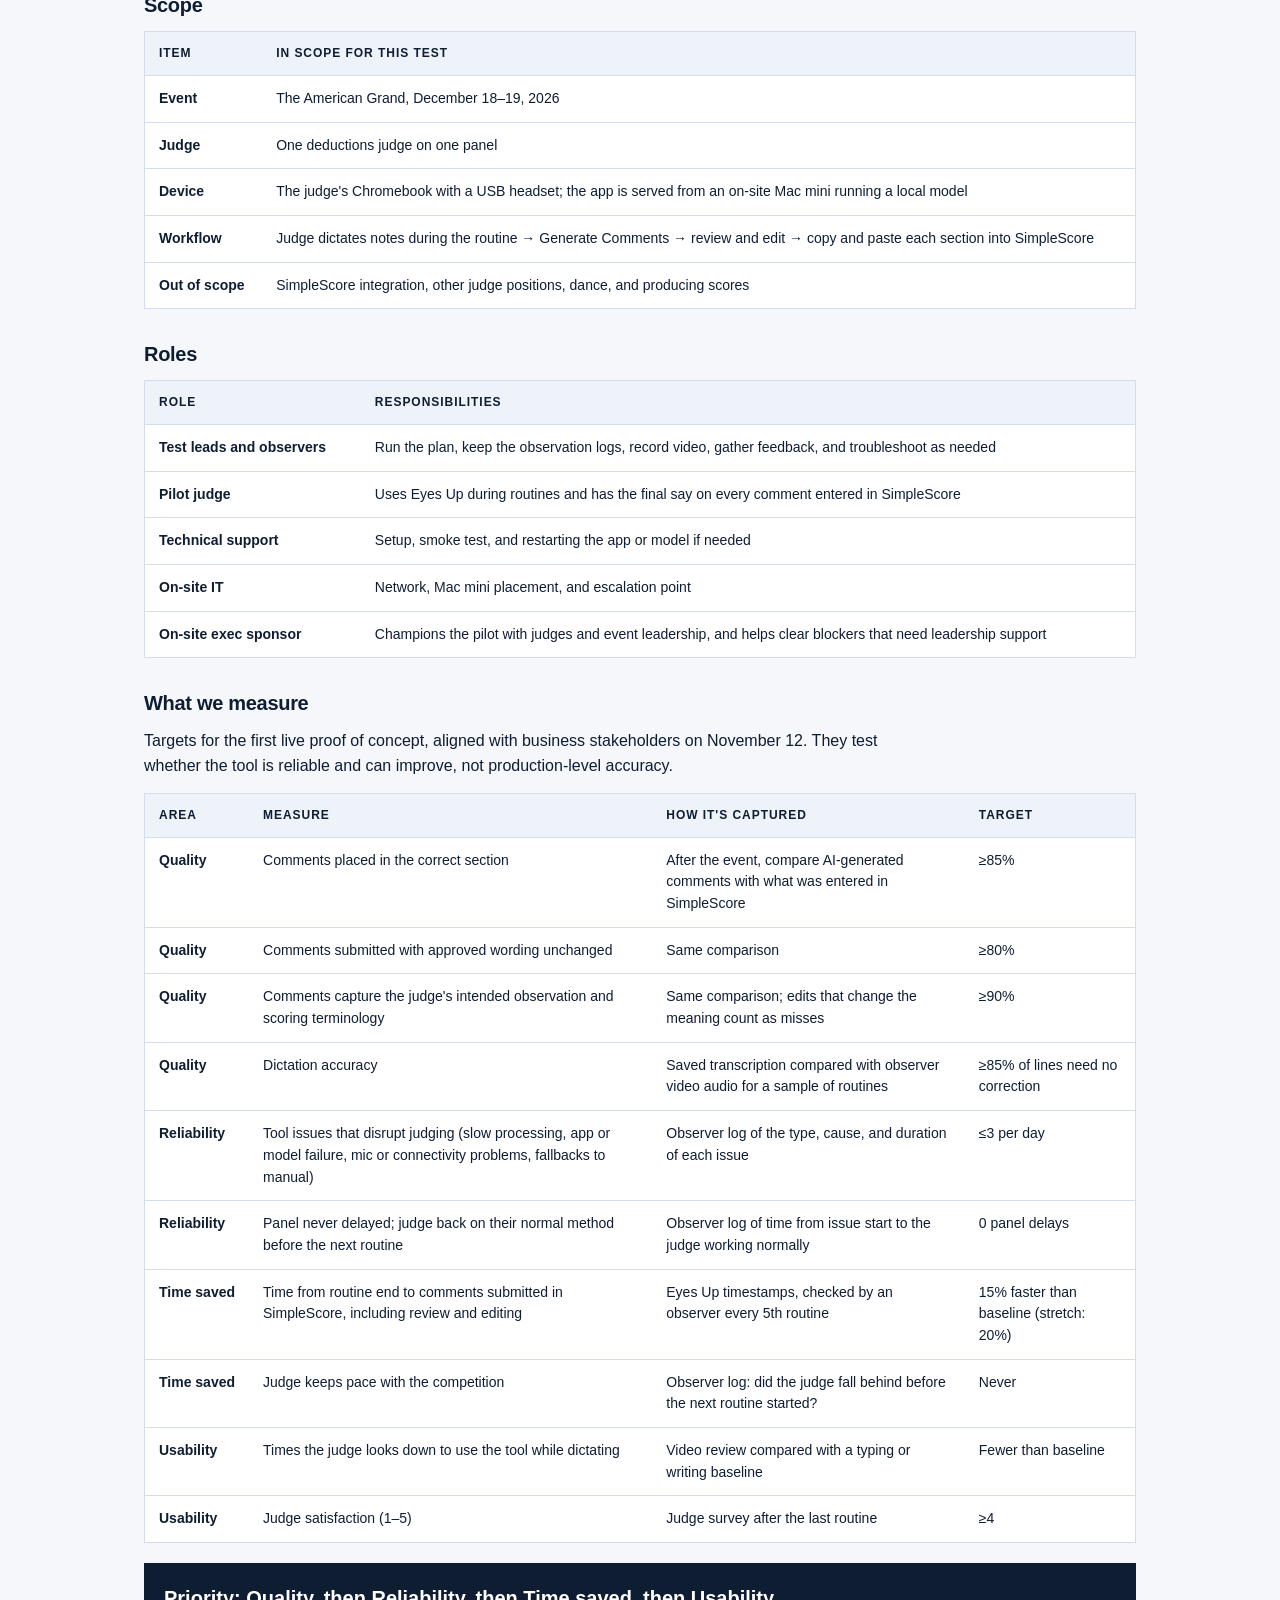
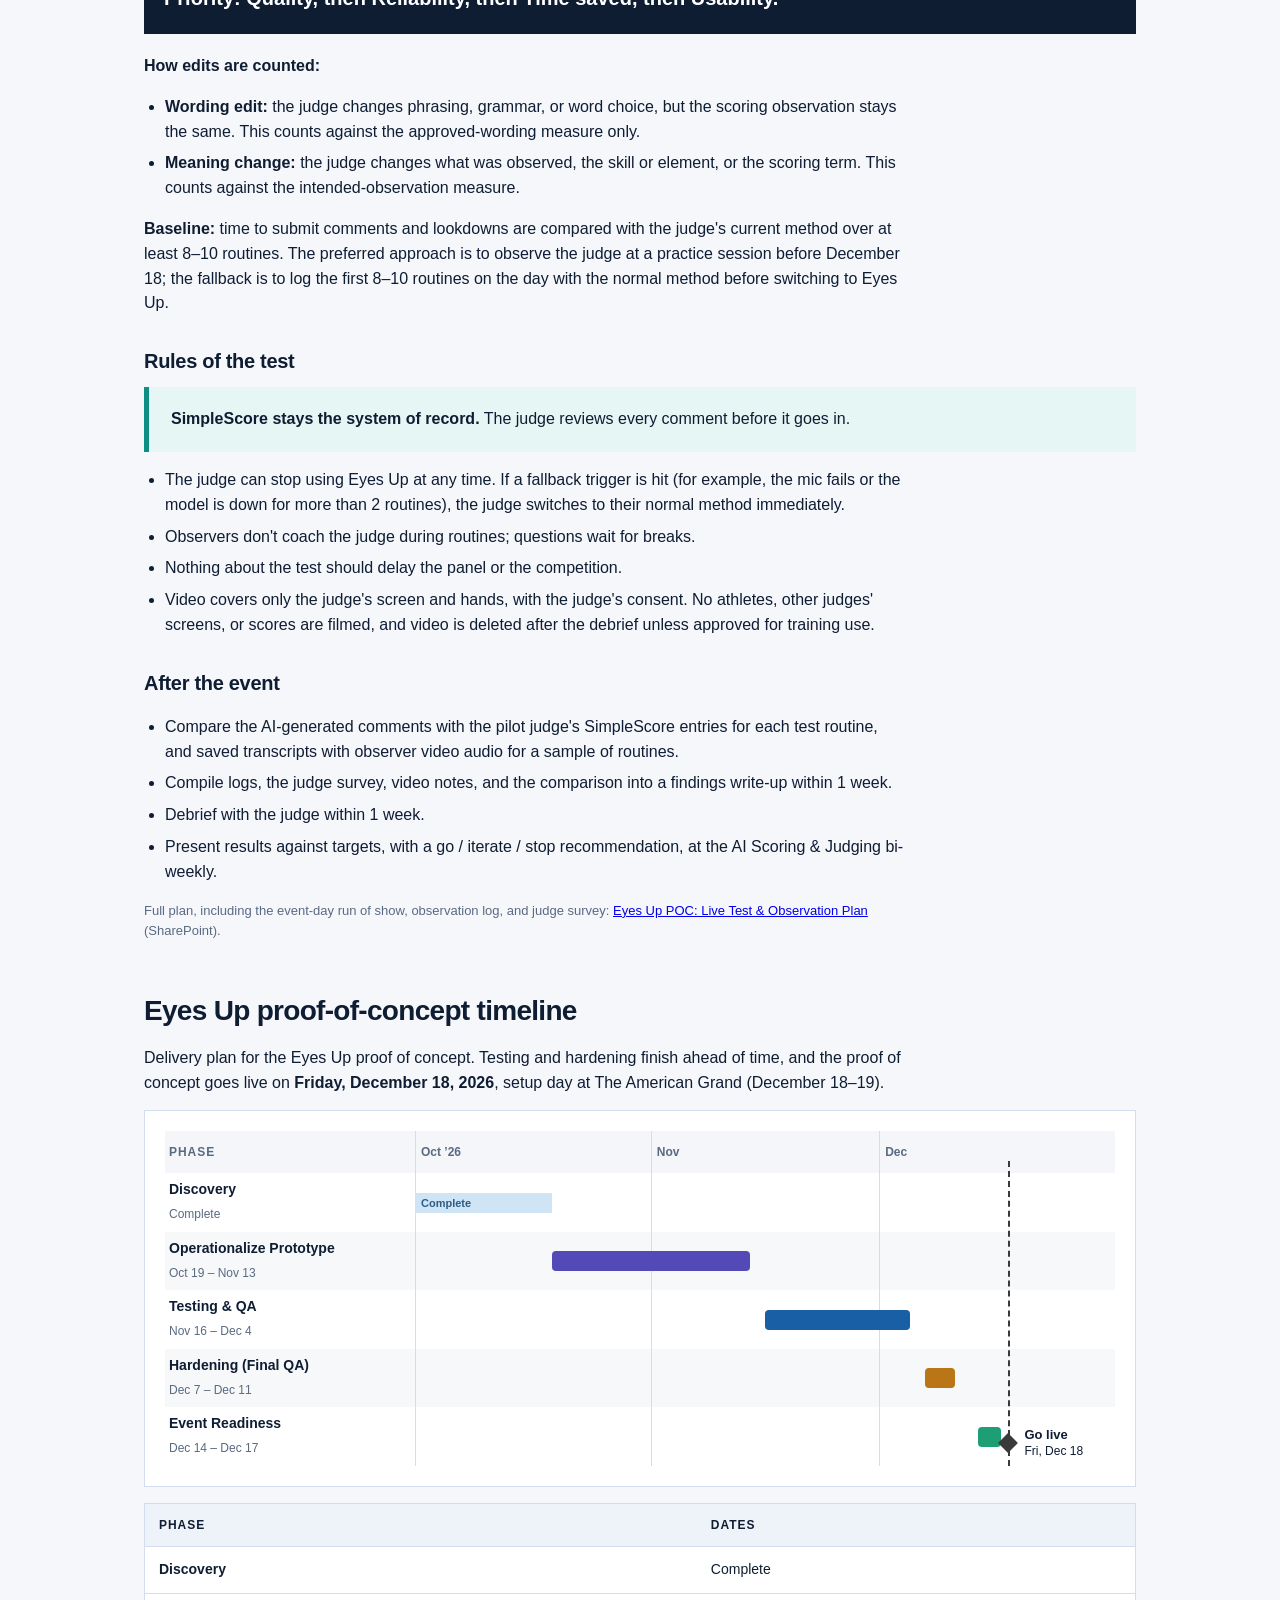
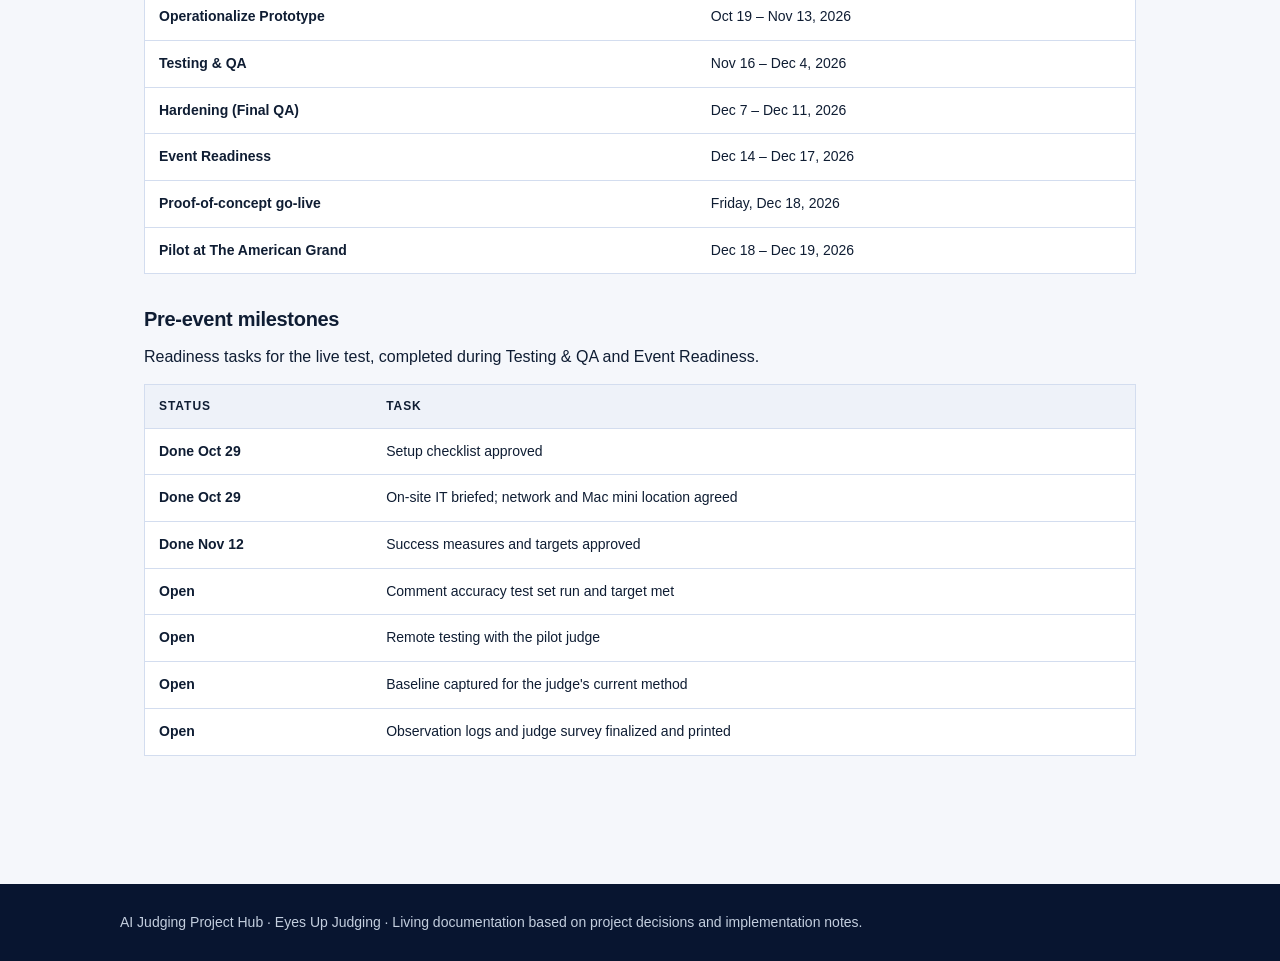
<file: eyes-up/index.html>
<!doctype html>
<html lang="en">
<head>
  <meta charset="utf-8">
  <meta name="viewport" content="width=device-width, initial-scale=1">
  <title>Eyes Up Judging | AI Judging Project Hub</title>
  <meta name="description" content="Eyes Up Judging: judges speak their observations hands-free, and an AI assistant refines them into clean, coach-ready comments for SimpleScore.">
  <meta property="og:title" content="Eyes Up Judging | AI Judging Project Hub">
  <meta property="og:description" content="Eyes Up Judging: judges speak their observations hands-free, and an AI assistant refines them into clean, coach-ready comments for SimpleScore.">
  <meta name="robots" content="noindex">
  <link rel="stylesheet" href="/styles.css">
</head>
<body class="eyes">
  <header class="eyes">
    <div class="wrap">
      <p class="eyebrow"><a href="/">AI Judging Project Hub</a> · Work stream 1</p>
      <h1>Eyes Up<br>Judging</h1>
      <p class="intro">Keeps judges' eyes on the performance, not on the score sheet. Judges speak their observations hands-free, and an AI assistant refines them into clean comments, so judges can watch every second of the routine.</p>
      <div class="streams">
        <a class="button" href="/">← Project hub</a>
        <a class="button" href="/ai-scoring/">AI Scoring →</a>
      </div>
    </div>
  </header>
  <main class="wrap">
    <nav aria-label="Page sections">
      <a class="home" href="/">← Project hub</a><a href="#overview">Overview</a><a href="#how-it-works">How it works</a><a href="#success">Success</a><a href="#requirements">Requirements</a><a href="#score-sheets">Score sheets</a><a href="#status">Status</a><a href="#test-plan">Test plan</a><a href="#timeline">Timeline</a>
    </nav>

    <section id="overview">
      <span class="tag">Work stream 1</span>
      <h2>Overview</h2>
      <p>Judges spend part of every routine looking down to write comments, and that is time they are not watching the athletes. With Eyes Up, judges speak their observations hands-free. An AI assistant turns them into streamlined, refined comments that the judge reviews, edits, and copies and pastes into SimpleScore.</p>
    </section>

    <section id="how-it-works">
      <h2>How it works</h2>
      <div class="grid">
        <article class="card"><span class="step">Capture</span><h3>Hands-free voice input</h3><p>Judges speak their observations out loud while they keep watching the routine. No writing, no looking down.</p></article>
        <article class="card"><span class="step">Refine</span><h3>Coach-ready comments</h3><p>The AI turns the judge's spoken observations into clean, streamlined comments, keeping the judge's own words and meaning.</p></article>
        <article class="card"><span class="step">Confirm</span><h3>Judge review</h3><p>The judge reviews and edits the refined comments, then copies and pastes them into SimpleScore. Nothing is entered until the judge approves it.</p></article>
      </div>
      <div class="callout"><strong>Judge stays in control:</strong> Eyes Up is an assistant, not a scorer. AI refines the wording, but every comment and score belongs to the judge.</div>
    </section>

    <section id="success">
      <h2>What success looks like</h2>
      <ul>
        <li>Judges spend more of each routine watching the floor.</li>
        <li>Clearer, more consistent comments for coaches.</li>
        <li>Faster turnaround from the end of a routine to comments entered in SimpleScore.</li>
      </ul>
      <p>These are measured at The American Grand. See the targets in the <a href="#test-plan">live test plan</a>.</p>
    </section>

    <section id="requirements">
      <h2>Requirements: comment formatting</h2>
      <p>Functional requirements for how Eyes Up formats and categorizes comments. Every comment is either a deduction or a rule violation, written in the format judges and coaches already use, and listed in chronological order from the start of the routine.</p>
      <div class="grid two">
        <article class="card"><span class="step">Deductions</span><h3>Video time – Deduction – Location / notes</h3><p>Chronological from the beginning of the routine, using the shorthand from the deduction system and paper score sheet.</p>
<pre class="sample">0:59 - AF - back right
1:58 - MBF - center pyramid</pre></article>
        <article class="card"><span class="step">Violations</span><h3>Routine time – Rule – Brief explanation</h3><p>Same chronological format, citing the rule category and subgroup (for example, Tosses B3 or Stunts A3).</p>
<pre class="sample">1:10 - Tosses B3 - WARNING - top person appears to perform 2 tricks during toss
2:10 - Stunts A3 - no spotter for extended stunt on right side of pyramid</pre></article>
      </div>

      <h3 class="subhead">Deduction shorthand</h3>
      <p>Most judges use the shorthand listed on the deduction system and paper score sheet. Each deduction comment is labeled with one of these codes.</p>
      <div class="table-scroll">
        <table>
          <thead><tr><th>Code</th><th>Deduction</th></tr></thead>
          <tbody>
            <tr><td>AF</td><td>Athlete Fall</td></tr>
            <tr><td>MAF</td><td>Major Athlete Fall</td></tr>
            <tr><td>BB</td><td>Building Bobble</td></tr>
            <tr><td>BF</td><td>Building Fall</td></tr>
            <tr><td>MBF</td><td>Major Building Fall</td></tr>
          </tbody>
        </table>
      </div>

      <h3 class="subhead">Violation categories</h3>
      <p>For All Star Cheer, rules are grouped into categories (General, Stunts, Pyramids, Tumbling, Dismounts, and Tosses) plus Event Rules. Each category is broken into smaller subgroups, such as B3 or A3, and each violation comment cites both.</p>

      <h3 class="subhead">Approved and off-limits language</h3>
      <p>Language depends on the scenario:</p>
      <ul>
        <li><strong>Point deductions</strong> are stated factually.</li>
        <li><strong>Rule violations</strong> may call for a warning when it can't be said factually that something happened. In the 1:10 example above, “appears” is used on purpose, together with WARNING.</li>
        <li><strong>All comments</strong> are direct, so there is no confusion when someone reads the comment and reviews the routine.</li>
      </ul>

      <h3 class="subhead">Comment guardrails</h3>
      <ul>
        <li>The AI drafts and organizes; the judge makes every final call and approves before anything is pasted into SimpleScore.</li>
        <li>The AI never applies, adds, or suggests a deduction or score.</li>
        <li>The AI never adds observations, severity, or advice the judge didn't say.</li>
        <li>Comments match the existing customer-facing format, with no freestyling.</li>
        <li>Every comment is labeled as one of the predefined deductions or violations.</li>
      </ul>
      <div class="rule">The AI drafts and organizes. The judge makes every call.</div>
    </section>

    <section id="score-sheets">
      <h2>Example score sheets</h2>
      <p>Comments from division score reports at The Summit and The D2 Summit 2026, for reference. Each example shows the comments a judge entered in SimpleScore, exactly as written.</p>
      <div class="callout"><strong>What they show:</strong> judges write the same information in different ways. The time comes first or last, appears as “VT”, “video time”, or “at 1:23”, and is sometimes split across lines. Eyes Up puts every comment into the one format set out in the requirements above.</div>
      <div class="grid two sheets">
        <article class="card"><span class="step">The Summit · Semi-Finals · Apr 30</span><h3>Gravity (CAN)</h3><p>Zodiak Elite · L3 - U16 - Small · Total deductions 1.60</p>
<pre class="sample">BF
right side
1:07 video
BF
left side
1:40 video</pre><p class="note"><strong>Safety violation:</strong> Building Out of Level, “@ 0:38 VT - Dismounts Rule A”</p></article>
        <article class="card"><span class="step">The Summit · Semi-Finals · Apr 30</span><h3>Amethyst (AUS)</h3><p>Reign Elite · L1 U16 - Small · Total deductions 3.00</p>
<pre class="sample">1 BF right side at 1:23
1 BF left side at 2:08
1 BF left at 2:18
1 BF right side at 2:19 into load in skill as top falls onto base in skill</pre></article>
        <article class="card"><span class="step">The Summit · Wild Card · May 1</span><h3>Supernova</h3><p>ICE · L5 Junior Coed - Small · Total deductions 2.25</p>
<pre class="sample">BF - Right side (0:51 VT)
BF - Right side (0:56 VT)
BF - Center PYR (2:28 VT)</pre></article>
        <article class="card"><span class="step">The Summit · Semi-Finals · May 2</span><h3>Jags</h3><p>Cheer Athletics - Plano · L6 Junior - Large · Total deductions 1.80</p>
<pre class="sample">BB back right - video time 1:00
MAF top left - video time 1:35
AF back right - video time 1:37
AF top right - video time 1:40
BB left side of center - video time 2:32
BF left side of center - video time 2:32</pre></article>
        <article class="card"><span class="step">The D2 Summit · Semi-Finals · May 9</span><h3>Phoenix</h3><p>Prestige All Stars · L2 Junior - D2 - Small - A · Total deductions 3.00</p>
<pre class="sample">1X BF Right stunt - VT 2:26
1X BF Middle stunt - VT 2:31
1X BF Left stunt - VT 2:34
1X BF Middle stunt - VT 2:40</pre></article>
        <article class="card"><span class="step">The D2 Summit · Semi-Finals · May 9</span><h3>Category 5</h3><p>Element Athletics MKE · L5 Senior Open Coed - D2 · Total deductions 1.55</p>
<pre class="sample">VT 1:06 - BF left side
VT 1:58 - BF left side</pre><p class="note"><strong>Safety violation:</strong> General Rules/Out of Level Tumbling, “Tumbling C - VT 1:28”</p></article>
      </div>
    </section>

    <section id="status">
      <h2>Current status</h2>
      <p>A snapshot of where Eyes Up stands. This table is updated as phases are completed.</p>
      <div class="table-scroll">
        <table>
          <thead><tr><th>Phase</th><th>Status</th></tr></thead>
          <tbody>
            <tr><td>1 · Discovery</td><td>Complete.</td></tr>
            <tr><td>2 · Prototype</td><td>In progress: Testing &amp; QA (Nov 16 – Dec 4). Success measures and targets approved Nov 12.</td></tr>
            <tr><td>3 · Pilot</td><td>The American Grand, December 18–19, in Las Vegas, NV.</td></tr>
            <tr><td>4 · Decision</td><td>Decide on wider rollout based on judge feedback and comment quality.</td></tr>
          </tbody>
        </table>
      </div>
    </section>

    <section id="test-plan">
      <h2>Live test plan</h2>
      <p>How the proof of concept will be tested at The American Grand, December 18–19. Eyes Up runs live with one deductions judge on one panel, without affecting SimpleScore or the competition. The test answers three questions:</p>
      <div class="grid">
        <article class="card"><span class="step">Usability</span><h3>Eyes stay up</h3><p>Can the judge use Eyes Up during live routines without looking down or falling behind, and do they find it helpful?</p></article>
        <article class="card"><span class="step">Comment quality</span><h3>Right section, right words</h3><p>Are the generated comments sorted into the right section (Deductions or Violations) and written in approved Varsity wording?</p></article>
        <article class="card"><span class="step">Time saved</span><h3>Faster into SimpleScore</h3><p>Does the judge get comments into SimpleScore faster than with their current method?</p></article>
      </div>

      <h3 class="subhead">Scope</h3>
      <div class="table-scroll">
        <table>
          <thead><tr><th>Item</th><th>In scope for this test</th></tr></thead>
          <tbody>
            <tr><td>Event</td><td>The American Grand, December 18–19, 2026</td></tr>
            <tr><td>Judge</td><td>One deductions judge on one panel</td></tr>
            <tr><td>Device</td><td>The judge's Chromebook with a USB headset; the app is served from an on-site Mac mini running a local model</td></tr>
            <tr><td>Workflow</td><td>Judge dictates notes during the routine → Generate Comments → review and edit → copy and paste each section into SimpleScore</td></tr>
            <tr><td>Out of scope</td><td>SimpleScore integration, other judge positions, dance, and producing scores</td></tr>
          </tbody>
        </table>
      </div>

      <h3 class="subhead">Roles</h3>
      <div class="table-scroll">
        <table>
          <thead><tr><th>Role</th><th>Responsibilities</th></tr></thead>
          <tbody>
            <tr><td>Test leads and observers</td><td>Run the plan, keep the observation logs, record video, gather feedback, and troubleshoot as needed</td></tr>
            <tr><td>Pilot judge</td><td>Uses Eyes Up during routines and has the final say on every comment entered in SimpleScore</td></tr>
            <tr><td>Technical support</td><td>Setup, smoke test, and restarting the app or model if needed</td></tr>
            <tr><td>On-site IT</td><td>Network, Mac mini placement, and escalation point</td></tr>
            <tr><td>On-site exec sponsor</td><td>Champions the pilot with judges and event leadership, and helps clear blockers that need leadership support</td></tr>
          </tbody>
        </table>
      </div>

      <h3 class="subhead">What we measure</h3>
      <p>Targets for the first live proof of concept, aligned with business stakeholders on November 12. They test whether the tool is reliable and can improve, not production-level accuracy.</p>
      <div class="table-scroll">
        <table>
          <thead><tr><th>Area</th><th>Measure</th><th>How it's captured</th><th>Target</th></tr></thead>
          <tbody>
            <tr><td>Quality</td><td>Comments placed in the correct section</td><td>After the event, compare AI-generated comments with what was entered in SimpleScore</td><td>≥85%</td></tr>
            <tr><td>Quality</td><td>Comments submitted with approved wording unchanged</td><td>Same comparison</td><td>≥80%</td></tr>
            <tr><td>Quality</td><td>Comments capture the judge's intended observation and scoring terminology</td><td>Same comparison; edits that change the meaning count as misses</td><td>≥90%</td></tr>
            <tr><td>Quality</td><td>Dictation accuracy</td><td>Saved transcription compared with observer video audio for a sample of routines</td><td>≥85% of lines need no correction</td></tr>
            <tr><td>Reliability</td><td>Tool issues that disrupt judging (slow processing, app or model failure, mic or connectivity problems, fallbacks to manual)</td><td>Observer log of the type, cause, and duration of each issue</td><td>≤3 per day</td></tr>
            <tr><td>Reliability</td><td>Panel never delayed; judge back on their normal method before the next routine</td><td>Observer log of time from issue start to the judge working normally</td><td>0 panel delays</td></tr>
            <tr><td>Time saved</td><td>Time from routine end to comments submitted in SimpleScore, including review and editing</td><td>Eyes Up timestamps, checked by an observer every 5th routine</td><td>15% faster than baseline (stretch: 20%)</td></tr>
            <tr><td>Time saved</td><td>Judge keeps pace with the competition</td><td>Observer log: did the judge fall behind before the next routine started?</td><td>Never</td></tr>
            <tr><td>Usability</td><td>Times the judge looks down to use the tool while dictating</td><td>Video review compared with a typing or writing baseline</td><td>Fewer than baseline</td></tr>
            <tr><td>Usability</td><td>Judge satisfaction (1–5)</td><td>Judge survey after the last routine</td><td>≥4</td></tr>
          </tbody>
        </table>
      </div>
      <div class="rule">Priority: Quality, then Reliability, then Time saved, then Usability.</div>
      <p><strong>How edits are counted:</strong></p>
      <ul>
        <li><strong>Wording edit:</strong> the judge changes phrasing, grammar, or word choice, but the scoring observation stays the same. This counts against the approved-wording measure only.</li>
        <li><strong>Meaning change:</strong> the judge changes what was observed, the skill or element, or the scoring term. This counts against the intended-observation measure.</li>
      </ul>
      <p><strong>Baseline:</strong> time to submit comments and lookdowns are compared with the judge's current method over at least 8–10 routines. The preferred approach is to observe the judge at a practice session before December 18; the fallback is to log the first 8–10 routines on the day with the normal method before switching to Eyes Up.</p>

      <h3 class="subhead">Rules of the test</h3>
      <div class="callout"><strong>SimpleScore stays the system of record.</strong> The judge reviews every comment before it goes in.</div>
      <ul>
        <li>The judge can stop using Eyes Up at any time. If a fallback trigger is hit (for example, the mic fails or the model is down for more than 2 routines), the judge switches to their normal method immediately.</li>
        <li>Observers don't coach the judge during routines; questions wait for breaks.</li>
        <li>Nothing about the test should delay the panel or the competition.</li>
        <li>Video covers only the judge's screen and hands, with the judge's consent. No athletes, other judges' screens, or scores are filmed, and video is deleted after the debrief unless approved for training use.</li>
      </ul>

      <h3 class="subhead">After the event</h3>
      <ul>
        <li>Compare the AI-generated comments with the pilot judge's SimpleScore entries for each test routine, and saved transcripts with observer video audio for a sample of routines.</li>
        <li>Compile logs, the judge survey, video notes, and the comparison into a findings write-up within 1 week.</li>
        <li>Debrief with the judge within 1 week.</li>
        <li>Present results against targets, with a go / iterate / stop recommendation, at the AI Scoring &amp; Judging bi-weekly.</li>
      </ul>
      <p class="source">Full plan, including the event-day run of show, observation log, and judge survey: <a href="https://varsitybrands.sharepoint.com/:w:/s/VS-AIScoringJudging/cQqqrAfY0dlzRpJ5kKM9Xk9dEgUBUANHtHysPEQq-GMc-WENOA">Eyes Up POC: Live Test &amp; Observation Plan</a> (SharePoint).</p>
    </section>

    <section id="timeline">
      <h2>Eyes Up proof-of-concept timeline</h2>
      <p>Delivery plan for the Eyes Up proof of concept. Testing and hardening finish ahead of time, and the proof of concept goes live on <strong>Friday, December 18, 2026</strong>, setup day at The American Grand (December 18–19).</p>
      <div class="timeline">
        <div class="tl" aria-hidden="true" style="--months:31fr 30fr 31fr">
          <div class="tl-grid"><span></span><span></span><span></span></div>
          <div class="tl-row tl-head">
            <div class="tl-label">Phase</div>
            <div class="tl-months"><span>Oct ’26</span><span>Nov</span><span>Dec</span></div>
          </div>
          <div class="tl-row">
            <div class="tl-label"><strong>Discovery</strong><span>Complete</span></div>
            <div class="tl-track"><span class="tl-bar lead" style="left:0;width:19.57%">Complete</span></div>
          </div>
          <div class="tl-row band">
            <div class="tl-label"><strong>Operationalize Prototype</strong><span>Oct 19 – Nov 13</span></div>
            <div class="tl-track"><span class="tl-bar proto" style="left:19.57%;width:28.26%"></span></div>
          </div>
          <div class="tl-row">
            <div class="tl-label"><strong>Testing &amp; QA</strong><span>Nov 16 – Dec 4</span></div>
            <div class="tl-track"><span class="tl-bar dev" style="left:50%;width:20.65%"></span></div>
          </div>
          <div class="tl-row band">
            <div class="tl-label"><strong>Hardening (Final QA)</strong><span>Dec 7 – Dec 11</span></div>
            <div class="tl-track"><span class="tl-bar hard" style="left:72.83%;width:4.35%"></span></div>
          </div>
          <div class="tl-row">
            <div class="tl-label"><strong>Event Readiness</strong><span>Dec 14 – Dec 17</span></div>
            <div class="tl-track"><span class="tl-bar ops" style="left:80.43%;width:3.26%"></span></div>
          </div>
          <div class="tl-mvp" style="top:30px;left:calc(var(--label) + (100% - var(--label)) * .8478)"><span><strong>Go live</strong>Fri, Dec 18</span></div>
        </div>
      </div>
      <div class="table-scroll">
        <table>
          <thead><tr><th>Phase</th><th>Dates</th></tr></thead>
          <tbody>
            <tr><td>Discovery</td><td>Complete</td></tr>
            <tr><td>Operationalize Prototype</td><td>Oct 19 – Nov 13, 2026</td></tr>
            <tr><td>Testing &amp; QA</td><td>Nov 16 – Dec 4, 2026</td></tr>
            <tr><td>Hardening (Final QA)</td><td>Dec 7 – Dec 11, 2026</td></tr>
            <tr><td>Event Readiness</td><td>Dec 14 – Dec 17, 2026</td></tr>
            <tr><td>Proof-of-concept go-live</td><td>Friday, Dec 18, 2026</td></tr>
            <tr><td>Pilot at The American Grand</td><td>Dec 18 – Dec 19, 2026</td></tr>
          </tbody>
        </table>
      </div>

      <h3 class="subhead">Pre-event milestones</h3>
      <p>Readiness tasks for the live test, completed during Testing &amp; QA and Event Readiness.</p>
      <div class="table-scroll">
        <table>
          <thead><tr><th>Status</th><th>Task</th></tr></thead>
          <tbody>
            <tr><td>Done Oct 29</td><td>Setup checklist approved</td></tr>
            <tr><td>Done Oct 29</td><td>On-site IT briefed; network and Mac mini location agreed</td></tr>
            <tr><td>Done Nov 12</td><td>Success measures and targets approved</td></tr>
            <tr><td>Open</td><td>Comment accuracy test set run and target met</td></tr>
            <tr><td>Open</td><td>Remote testing with the pilot judge</td></tr>
            <tr><td>Open</td><td>Baseline captured for the judge's current method</td></tr>
            <tr><td>Open</td><td>Observation logs and judge survey finalized and printed</td></tr>
          </tbody>
        </table>
      </div>
    </section>
  </main>
  <footer><div class="wrap">AI Judging Project Hub · Eyes Up Judging · Living documentation based on project decisions and implementation notes.</div></footer>
</body>
</html>
</file>
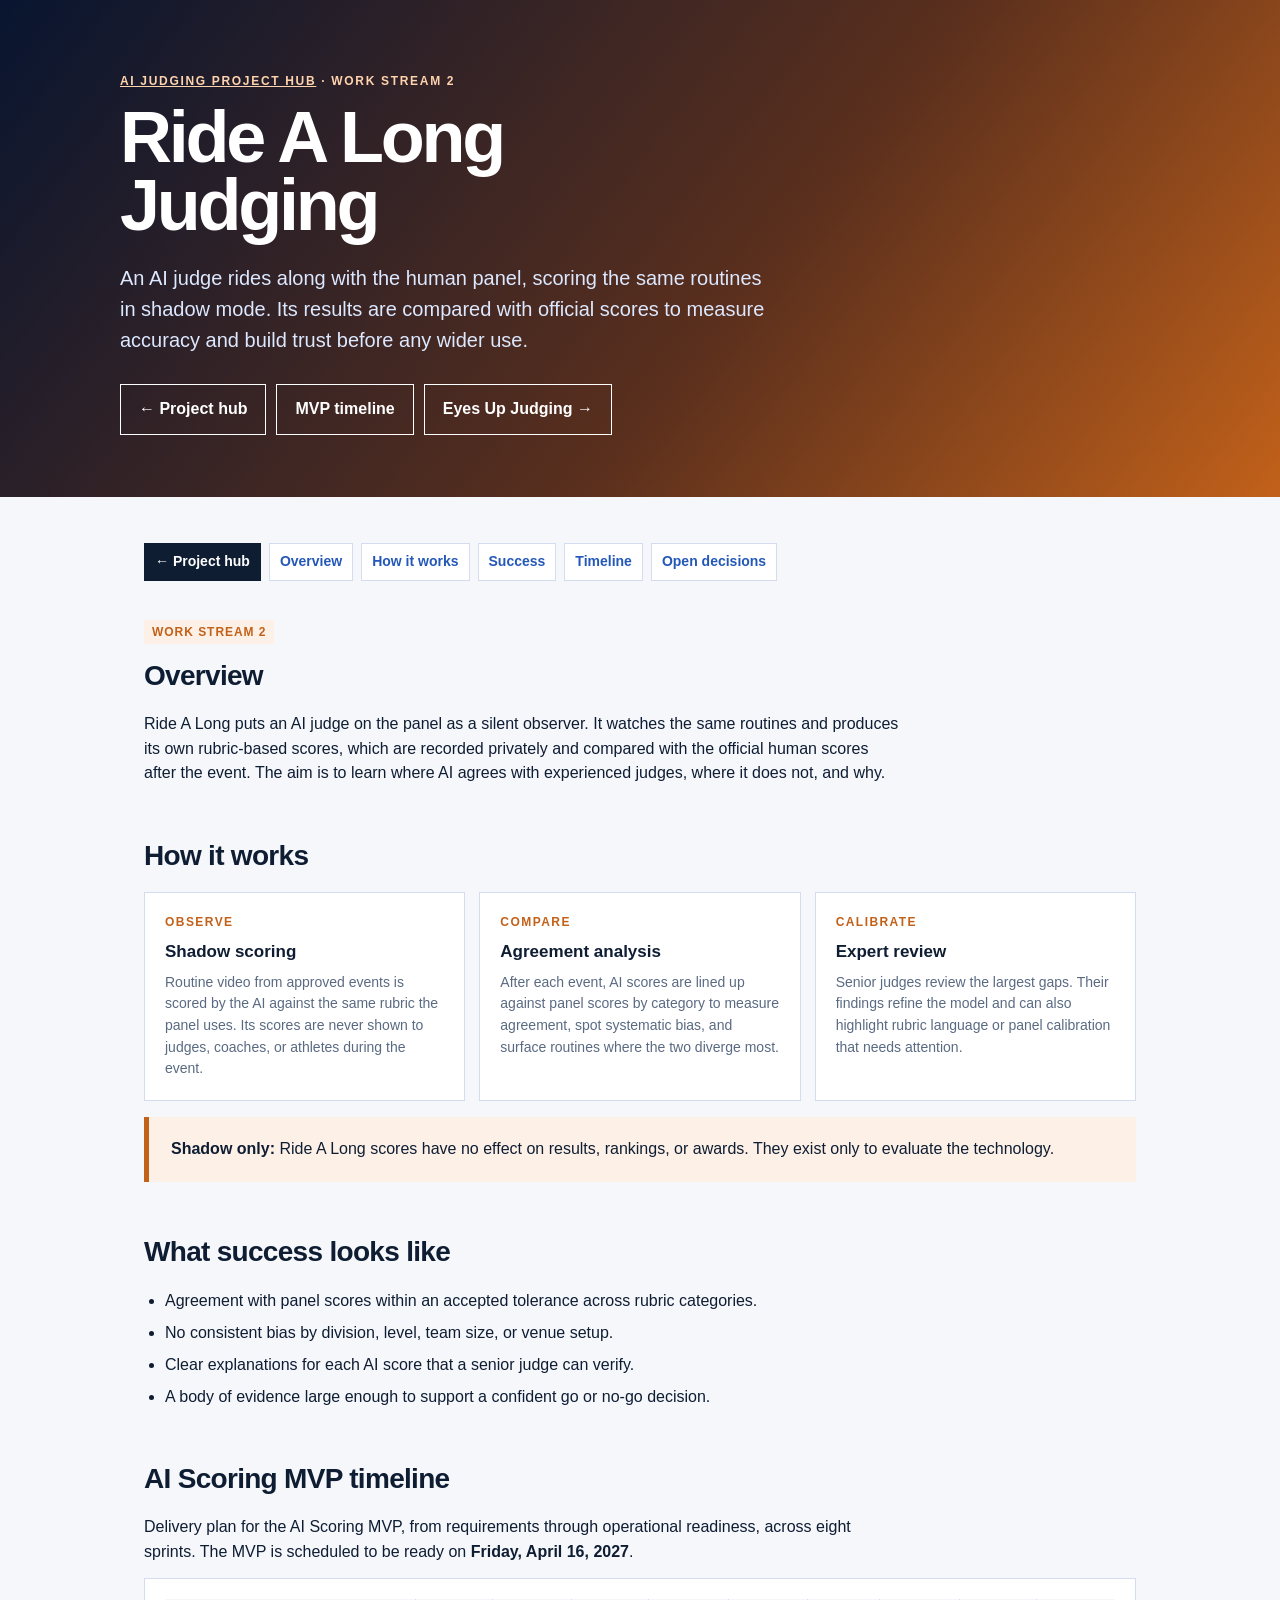
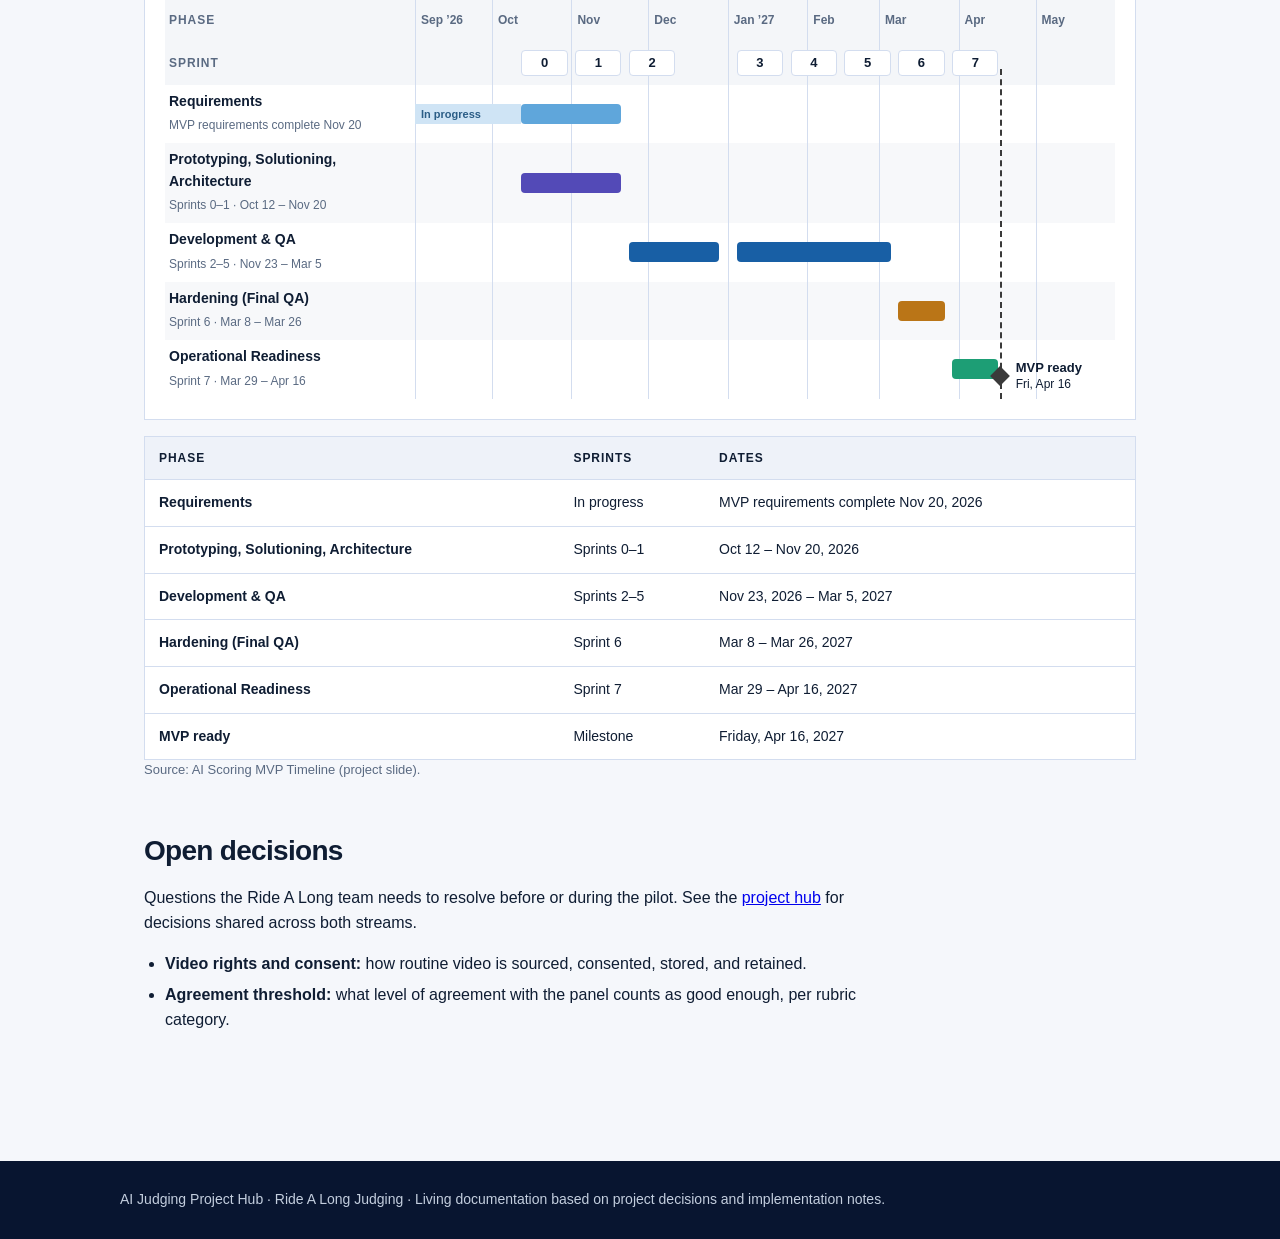
<file: ride-a-long/index.html>
<!doctype html>
<html lang="en">
<head>
  <meta charset="utf-8">
  <meta name="viewport" content="width=device-width, initial-scale=1">
  <title>Ride A Long Judging | AI Judging Project Hub</title>
  <meta name="description" content="Ride A Long Judging: an AI judge that scores alongside the human panel in shadow mode, with the AI Scoring MVP timeline.">
  <meta property="og:title" content="Ride A Long Judging | AI Judging Project Hub">
  <meta property="og:description" content="Ride A Long Judging: an AI judge that scores alongside the human panel in shadow mode, with the AI Scoring MVP timeline.">
  <meta name="robots" content="noindex">
  <link rel="stylesheet" href="/styles.css">
</head>
<body class="ride">
  <header class="ride">
    <div class="wrap">
      <p class="eyebrow"><a href="/">AI Judging Project Hub</a> · Work stream 2</p>
      <h1>Ride A Long<br>Judging</h1>
      <p class="intro">An AI judge rides along with the human panel, scoring the same routines in shadow mode. Its results are compared with official scores to measure accuracy and build trust before any wider use.</p>
      <div class="streams">
        <a class="button" href="/">← Project hub</a>
        <a class="button" href="#timeline">MVP timeline</a>
        <a class="button" href="/eyes-up/">Eyes Up Judging →</a>
      </div>
    </div>
  </header>
  <main class="wrap">
    <nav aria-label="Page sections">
      <a class="home" href="/">← Project hub</a><a href="#overview">Overview</a><a href="#how-it-works">How it works</a><a href="#success">Success</a><a href="#timeline">Timeline</a><a href="#decisions">Open decisions</a>
    </nav>

    <section id="overview">
      <span class="tag">Work stream 2</span>
      <h2>Overview</h2>
      <p>Ride A Long puts an AI judge on the panel as a silent observer. It watches the same routines and produces its own rubric-based scores, which are recorded privately and compared with the official human scores after the event. The aim is to learn where AI agrees with experienced judges, where it does not, and why.</p>
    </section>

    <section id="how-it-works">
      <h2>How it works</h2>
      <div class="grid">
        <article class="card"><span class="step">Observe</span><h3>Shadow scoring</h3><p>Routine video from approved events is scored by the AI against the same rubric the panel uses. Its scores are never shown to judges, coaches, or athletes during the event.</p></article>
        <article class="card"><span class="step">Compare</span><h3>Agreement analysis</h3><p>After each event, AI scores are lined up against panel scores by category to measure agreement, spot systematic bias, and surface routines where the two diverge most.</p></article>
        <article class="card"><span class="step">Calibrate</span><h3>Expert review</h3><p>Senior judges review the largest gaps. Their findings refine the model and can also highlight rubric language or panel calibration that needs attention.</p></article>
      </div>
      <div class="callout"><strong>Shadow only:</strong> Ride A Long scores have no effect on results, rankings, or awards. They exist only to evaluate the technology.</div>
    </section>

    <section id="success">
      <h2>What success looks like</h2>
      <ul>
        <li>Agreement with panel scores within an accepted tolerance across rubric categories.</li>
        <li>No consistent bias by division, level, team size, or venue setup.</li>
        <li>Clear explanations for each AI score that a senior judge can verify.</li>
        <li>A body of evidence large enough to support a confident go or no-go decision.</li>
      </ul>
    </section>

    <section id="timeline">
      <h2>AI Scoring MVP timeline</h2>
      <p>Delivery plan for the AI Scoring MVP, from requirements through operational readiness, across eight sprints. The MVP is scheduled to be ready on <strong>Friday, April 16, 2027</strong>.</p>
      <div class="timeline">
        <div class="tl" aria-hidden="true">
          <div class="tl-grid"><span></span><span></span><span></span><span></span><span></span><span></span><span></span><span></span><span></span></div>
          <div class="tl-row tl-head">
            <div class="tl-label">Phase</div>
            <div class="tl-months"><span>Sep ’26</span><span>Oct</span><span>Nov</span><span>Dec</span><span>Jan ’27</span><span>Feb</span><span>Mar</span><span>Apr</span><span>May</span></div>
          </div>
          <div class="tl-row tl-head">
            <div class="tl-label">Sprint</div>
            <div class="tl-track">
              <span class="tl-sprint" style="left:15.2%;width:6.61%">0</span>
              <span class="tl-sprint" style="left:22.89%;width:6.61%">1</span>
              <span class="tl-sprint" style="left:30.58%;width:6.61%">2</span>
              <span class="tl-sprint" style="left:45.96%;width:6.61%">3</span>
              <span class="tl-sprint" style="left:53.66%;width:6.61%">4</span>
              <span class="tl-sprint" style="left:61.35%;width:6.61%">5</span>
              <span class="tl-sprint" style="left:69.04%;width:6.61%">6</span>
              <span class="tl-sprint" style="left:76.73%;width:6.61%">7</span>
            </div>
          </div>
          <div class="tl-row">
            <div class="tl-label"><strong>Requirements</strong><span>MVP requirements complete Nov 20</span></div>
            <div class="tl-track">
              <span class="tl-bar lead" style="left:0;width:15.2%">In progress</span>
              <span class="tl-bar req" style="left:15.2%;width:14.3%"></span>
            </div>
          </div>
          <div class="tl-row band">
            <div class="tl-label"><strong>Prototyping, Solutioning, Architecture</strong><span>Sprints 0–1 · Oct 12 – Nov 20</span></div>
            <div class="tl-track"><span class="tl-bar proto" style="left:15.2%;width:14.3%"></span></div>
          </div>
          <div class="tl-row">
            <div class="tl-label"><strong>Development &amp; QA</strong><span>Sprints 2–5 · Nov 23 – Mar 5</span></div>
            <div class="tl-track">
              <span class="tl-bar dev" style="left:30.58%;width:12.83%"></span>
              <span class="tl-bar dev" style="left:45.96%;width:21.99%"></span>
            </div>
          </div>
          <div class="tl-row band">
            <div class="tl-label"><strong>Hardening (Final QA)</strong><span>Sprint 6 · Mar 8 – Mar 26</span></div>
            <div class="tl-track"><span class="tl-bar hard" style="left:69.04%;width:6.61%"></span></div>
          </div>
          <div class="tl-row">
            <div class="tl-label"><strong>Operational Readiness</strong><span>Sprint 7 · Mar 29 – Apr 16</span></div>
            <div class="tl-track"><span class="tl-bar ops" style="left:76.73%;width:6.61%"></span></div>
          </div>
          <div class="tl-mvp"><span><strong>MVP ready</strong>Fri, Apr 16</span></div>
        </div>
      </div>
      <div class="table-scroll">
        <table>
          <thead><tr><th>Phase</th><th>Sprints</th><th>Dates</th></tr></thead>
          <tbody>
            <tr><td>Requirements</td><td>In progress</td><td>MVP requirements complete Nov 20, 2026</td></tr>
            <tr><td>Prototyping, Solutioning, Architecture</td><td>Sprints 0–1</td><td>Oct 12 – Nov 20, 2026</td></tr>
            <tr><td>Development &amp; QA</td><td>Sprints 2–5</td><td>Nov 23, 2026 – Mar 5, 2027</td></tr>
            <tr><td>Hardening (Final QA)</td><td>Sprint 6</td><td>Mar 8 – Mar 26, 2027</td></tr>
            <tr><td>Operational Readiness</td><td>Sprint 7</td><td>Mar 29 – Apr 16, 2027</td></tr>
            <tr><td>MVP ready</td><td>Milestone</td><td>Friday, Apr 16, 2027</td></tr>
          </tbody>
        </table>
      </div>
      <p class="source">Source: AI Scoring MVP Timeline (project slide).</p>
    </section>

    <section id="decisions">
      <h2>Open decisions</h2>
      <p>Questions the Ride A Long team needs to resolve before or during the pilot. See the <a href="/#decisions">project hub</a> for decisions shared across both streams.</p>
      <ul>
        <li><strong>Video rights and consent:</strong> how routine video is sourced, consented, stored, and retained.</li>
        <li><strong>Agreement threshold:</strong> what level of agreement with the panel counts as good enough, per rubric category.</li>
      </ul>
    </section>
  </main>
  <footer><div class="wrap">AI Judging Project Hub · Ride A Long Judging · Living documentation based on project decisions and implementation notes.</div></footer>
</body>
</html>
</file>
<file: styles.css>
:root { --ink:#0f1d33; --blue:#2458b8; --sky:#edf2fd; --line:#d3ddef; --muted:#5a6a82; --paper:#fff;
        --eyes:#0e8f86; --eyes-tint:#e6f6f4; --ride:#c2611a; --ride-tint:#fdf1e7; }
* { box-sizing:border-box; }
html { scroll-behavior:smooth; }
body { margin:0; color:var(--ink); background:#f5f7fb; font:16px/1.55 Arial, Helvetica, sans-serif; }
header { padding:72px 24px 62px; color:#fff; background:linear-gradient(128deg,#081530 0%,#1d3f86 62%,#0e6f7a 100%); }
header.eyes { background:linear-gradient(128deg,#081530 0%,#0d4f5c 58%,#0e8f86 100%); }
header.ride { background:linear-gradient(128deg,#081530 0%,#5a2f1d 58%,#c2611a 100%); }
.wrap { max-width:1040px; margin:auto; }
.eyebrow { margin:0 0 12px; color:#9fe3dc; font-size:12px; font-weight:700; letter-spacing:.14em; text-transform:uppercase; }
header.ride .eyebrow { color:#ffd3ae; }
.eyebrow a { color:inherit; }
h1 { max-width:720px; margin:0; font-size:clamp(42px,7vw,72px); line-height:.95; letter-spacing:-.045em; }
.intro { max-width:660px; margin:24px 0 0; font-size:20px; color:#dce8ff; }
.streams { display:flex; flex-wrap:wrap; gap:10px; margin-top:28px; }
.button { display:inline-block; padding:12px 18px; border:1px solid #fff; color:#fff; font-weight:700; text-decoration:none; }
.button:hover, .button:focus-visible { background:#fff; color:var(--ink); }
main { padding:46px 24px 80px; }
nav { display:flex; flex-wrap:wrap; gap:8px; margin:0 0 38px; }
nav a { padding:7px 10px; color:var(--blue); background:#fff; border:1px solid var(--line); font-size:14px; font-weight:700; text-decoration:none; }
nav a:hover, nav a:focus-visible { border-color:var(--blue); }
nav a.home { color:#fff; background:var(--ink); border-color:var(--ink); }
section { margin:0 0 48px; scroll-margin-top:20px; }
h2 { margin:0 0 14px; font-size:28px; letter-spacing:-.025em; }
h3 { margin:0 0 6px; font-size:17px; }
p { max-width:760px; margin:0 0 14px; }
.grid { display:grid; grid-template-columns:repeat(auto-fit,minmax(220px,1fr)); gap:14px; margin:0 0 16px; }
.grid.two { grid-template-columns:repeat(auto-fit,minmax(300px,1fr)); }
.card { padding:20px; background:var(--paper); border:1px solid var(--line); }
.card p { margin:0; color:var(--muted); font-size:14px; }
.card .step { display:block; margin:0 0 8px; color:var(--blue); font-size:12px; font-weight:700; letter-spacing:.12em; text-transform:uppercase; }
.stream { border-top:5px solid var(--blue); }
.stream h3 { font-size:22px; letter-spacing:-.02em; }
.stream p { margin-bottom:12px; }
.stream ul { margin:0 0 14px; color:var(--muted); font-size:14px; }
.stream li { margin:4px 0; }
.stream a { font-weight:700; text-decoration:none; }
.stream .open { display:inline-block; margin-top:4px; padding:10px 16px; color:#fff; background:var(--accent); }
.stream .open:hover, .stream .open:focus-visible { background:var(--ink); }
.facts { margin:0 0 14px; padding:10px 12px; background:var(--tint,var(--sky)); font-size:14px; }
.eyes { --accent:var(--eyes); --tint:var(--eyes-tint); }
.ride { --accent:var(--ride); --tint:var(--ride-tint); }
.stream.eyes, .stream.ride { border-top-color:var(--accent); }
.stream a, .eyes .step, .ride .step { color:var(--accent); }
.stream a.open { color:#fff; }
.tag { display:inline-block; margin:0 0 10px; padding:3px 8px; color:var(--accent,var(--blue)); background:var(--tint,var(--sky)); font-size:12px; font-weight:700; letter-spacing:.08em; text-transform:uppercase; }
.subhead { margin:30px 0 10px; font-size:20px; letter-spacing:-.015em; }
.sample { margin:12px 0 0; padding:12px 14px; background:var(--tint,var(--sky)); font:13px/1.6 Menlo, Consolas, monospace; white-space:pre-wrap; }
.sheets { margin-top:16px; }
.card .note { margin-top:10px; }
.dod { max-width:none; margin:0; padding:0; list-style:none; counter-reset:dod; background:var(--paper); border:1px solid var(--line); }
.dod li { position:relative; margin:0; padding:18px 20px 18px 72px; border-bottom:1px solid var(--line); counter-increment:dod; }
.dod li:last-child { border-bottom:0; }
.dod li::before { content:counter(dod); position:absolute; top:16px; left:20px; width:34px; height:34px; color:#fff; background:var(--blue); font-weight:700; line-height:34px; text-align:center; }
.dod p { margin:0; color:var(--muted); font-size:15px; }
.callout { padding:20px 22px; border-left:5px solid var(--accent,var(--blue)); background:var(--tint,var(--sky)); }
.rule { margin:20px 0; padding:20px; color:#fff; background:var(--ink); font-size:20px; font-weight:700; }
ul { padding-left:21px; max-width:760px; }
li { margin:7px 0; }
table { width:100%; border-collapse:collapse; background:var(--paper); border:1px solid var(--line); font-size:14px; }
th, td { padding:12px 14px; text-align:left; vertical-align:top; border-bottom:1px solid var(--line); }
th { background:#eef2f9; font-size:12px; letter-spacing:.08em; text-transform:uppercase; }
td:first-child { font-weight:700; white-space:nowrap; }
.table-scroll { overflow-x:auto; }
footer { padding:28px 24px; color:#c3cede; background:#081530; font-size:14px; }

/* Timeline (Gantt). Month columns are sized by day count; bar positions are percentages of Sep 1 2026 – May 31 2027. */
.timeline { margin:0 0 16px; padding:20px; background:var(--paper); border:1px solid var(--line); overflow-x:auto; }
.tl { position:relative; min-width:860px; --label:250px; --months:30fr 31fr 30fr 31fr 31fr 28fr 31fr 30fr 31fr; }
.tl-grid { position:absolute; top:0; bottom:0; left:var(--label); right:0; display:grid; grid-template-columns:var(--months); pointer-events:none; }
.tl-grid span { border-left:1px solid var(--line); }
.tl-row { display:grid; grid-template-columns:var(--label) 1fr; align-items:center; min-height:52px; }
.tl-row.band { background:#f7f8fa; }
.tl-head { min-height:0; padding:6px 0; background:#f4f6f9; }
.tl-months { display:grid; grid-template-columns:var(--months); color:var(--muted); font-size:12px; font-weight:700; }
.tl-months span { padding-left:6px; }
.tl-label { padding:6px 14px 6px 4px; }
.tl-label strong { display:block; font-size:14px; }
.tl-label span { color:var(--muted); font-size:12px; }
.tl-head .tl-label { color:var(--muted); font-size:12px; font-weight:700; letter-spacing:.08em; text-transform:uppercase; }
.tl-track { position:relative; height:26px; }
.tl-bar, .tl-sprint { position:absolute; top:3px; height:20px; border-radius:4px; }
.tl-sprint { top:0; height:26px; display:flex; align-items:center; justify-content:center; background:#fff; border:1px solid var(--line); font-size:13px; font-weight:700; }
.tl-bar.lead { border-radius:0; background:#cfe4f5; color:#2b5d86; font-size:11px; font-weight:700; line-height:20px; padding-left:6px; white-space:nowrap; overflow:hidden; }
.tl-bar.req { background:#5fa6db; }
.tl-bar.proto { background:#534ab7; }
.tl-bar.dev { background:#185fa5; }
.tl-bar.hard { background:#ba7517; }
.tl-bar.ops { background:#1d9e75; }
.tl-mvp { position:absolute; top:70px; bottom:0; left:calc(var(--label) + (100% - var(--label)) * .8352); border-left:2px dashed #3a3a3a; pointer-events:none; }
.tl-mvp::after { content:""; position:absolute; bottom:16px; left:-9px; width:14px; height:14px; background:#3a3a3a; transform:rotate(45deg); }
.tl-mvp span { position:absolute; bottom:6px; left:14px; width:110px; font-size:12px; line-height:1.3; }
.tl-mvp strong { display:block; font-size:13px; }
.source { color:var(--muted); font-size:13px; }
</file>
